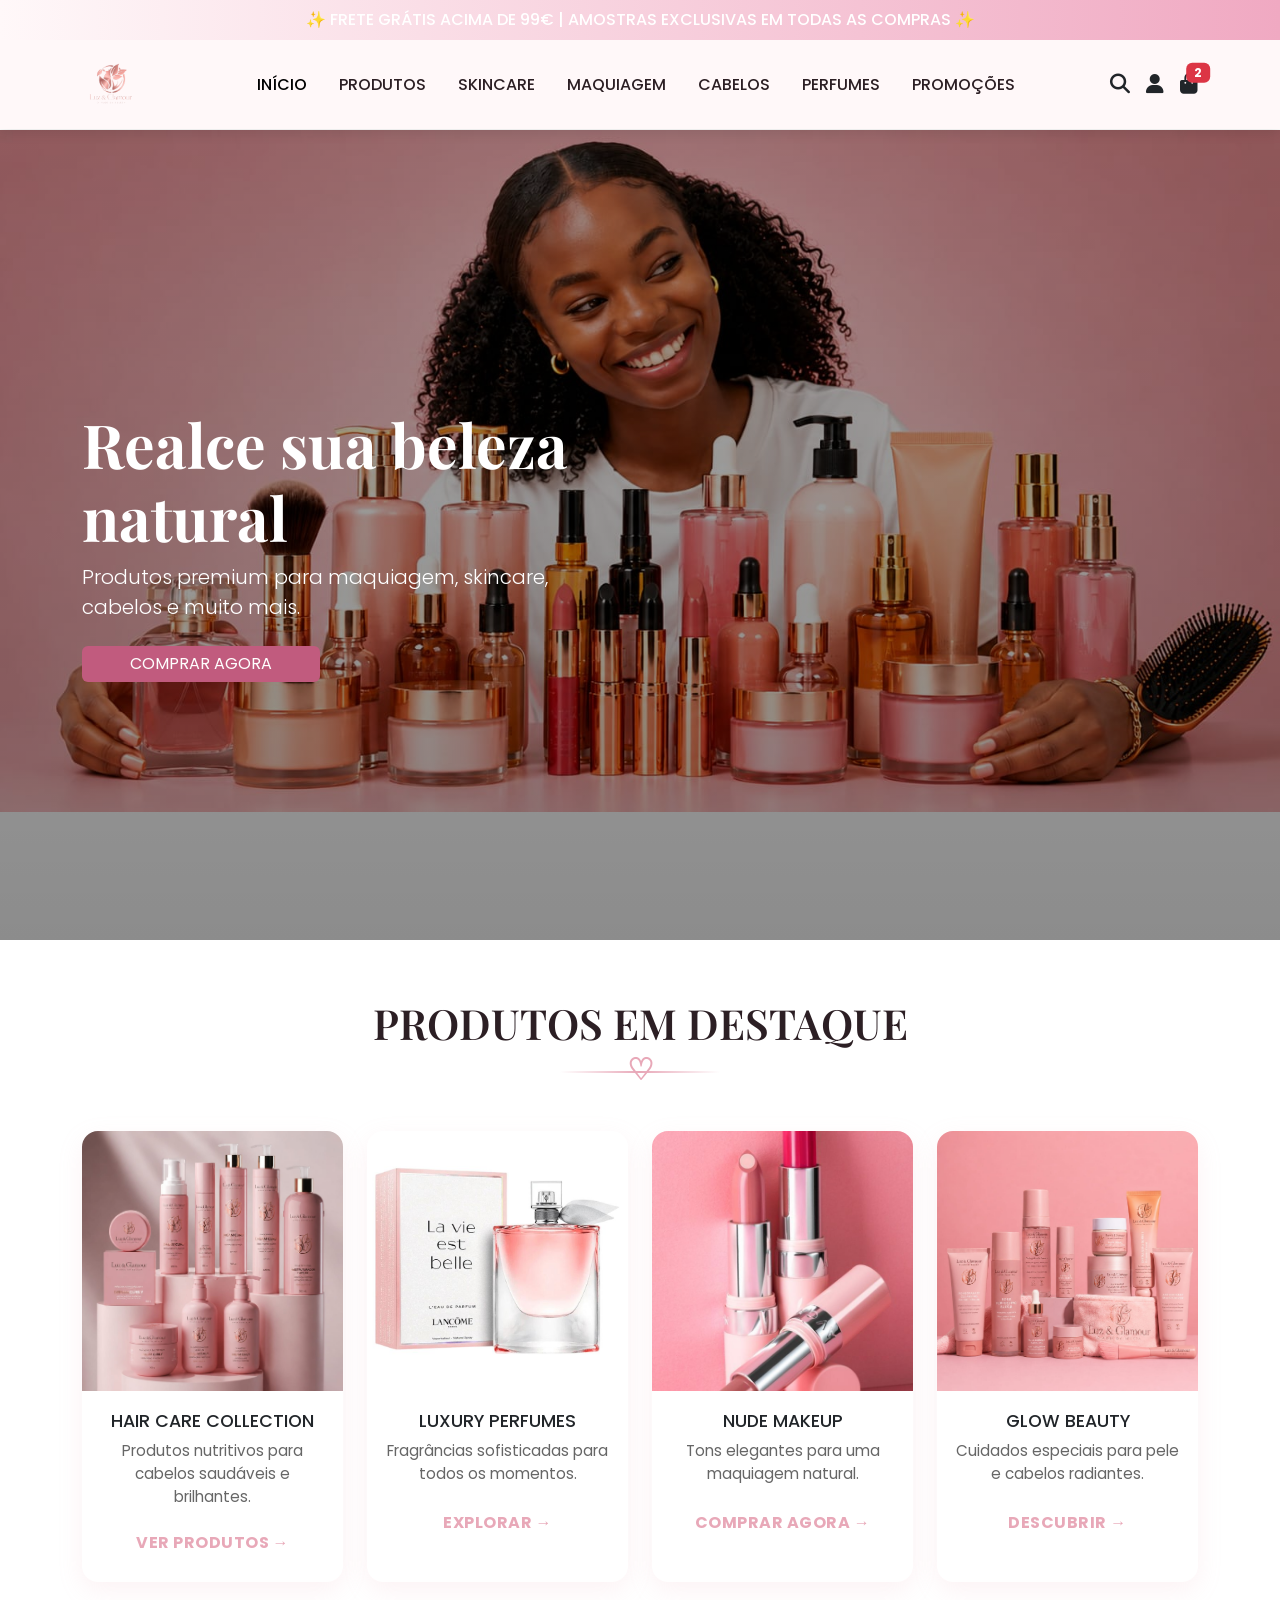
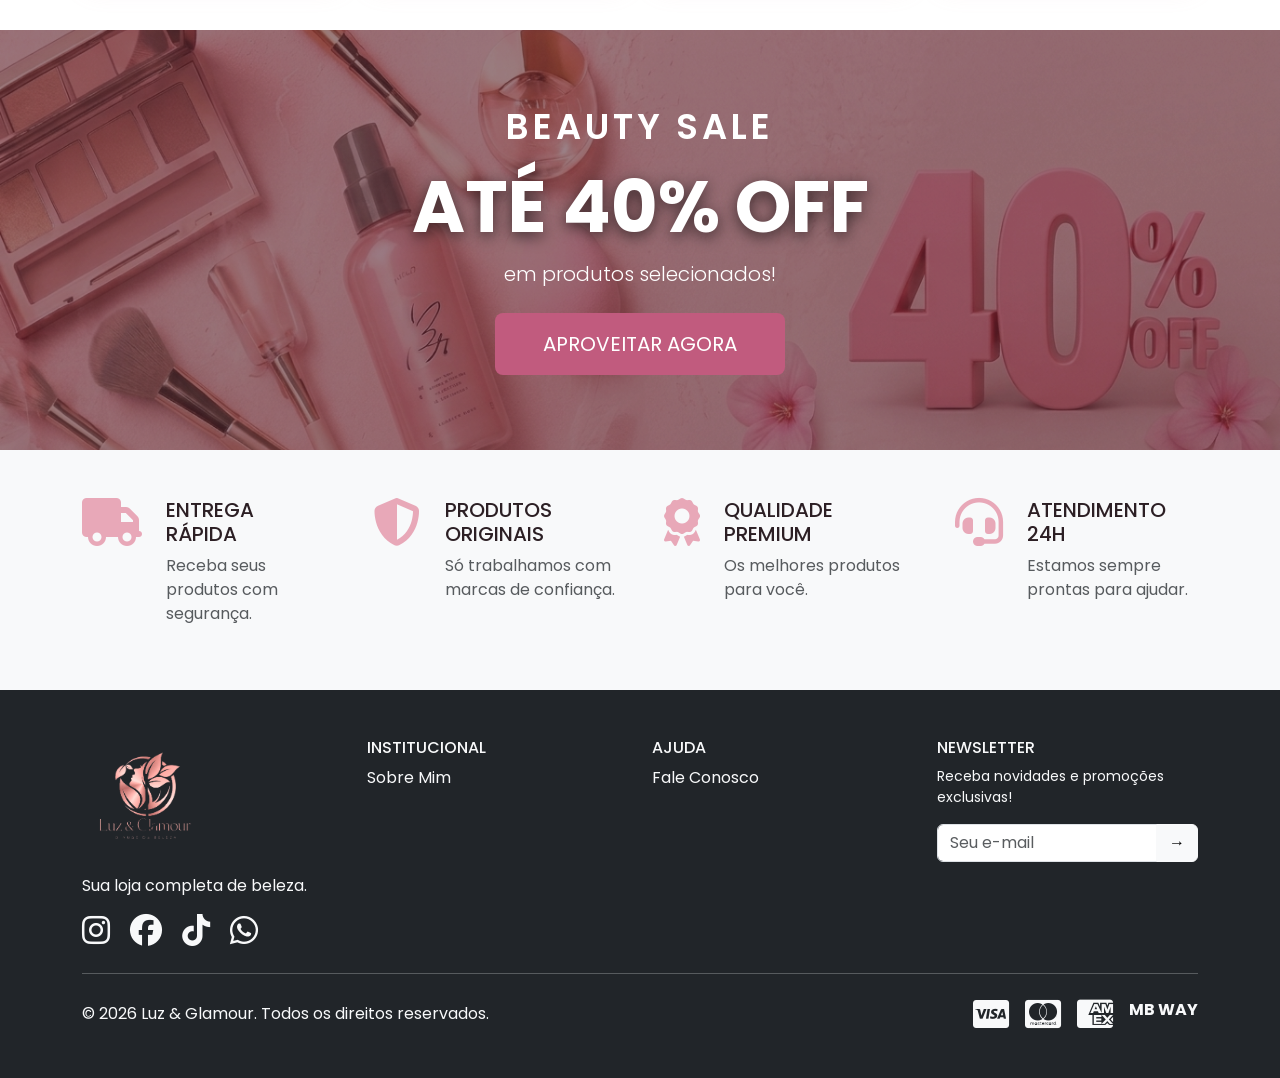
<file: index.html>
<!DOCTYPE html>
<html lang="pt">
<head>
    <meta charset="UTF-8">
    <meta name="viewport" content="width=device-width, initial-scale=1.0">
    <title>Luz & Glamour | Beleza Premium</title>
    
    <link href="https://cdn.jsdelivr.net/npm/bootstrap@5.3.3/dist/css/bootstrap.min.css" rel="stylesheet">
    <link rel="stylesheet" href="https://cdnjs.cloudflare.com/ajax/libs/font-awesome/6.6.0/css/all.min.css">
    <link href="https://fonts.googleapis.com/css2?family=Playfair+Display:wght@400;700&family=Poppins:wght@300;400;500;600&display=swap" rel="stylesheet">
    <link rel="shortcut icon" href="imagens/logo.png" type="image/x-icon">
    
    <link rel="stylesheet" href="estilos/style.css">
</head>
<body>

    <!-- TOP BAR -->
    <div class="top-bar text-center py-2">
        ✨ FRETE GRÁTIS ACIMA DE 99€ | AMOSTRAS EXCLUSIVAS EM TODAS AS COMPRAS ✨
    </div>

    <!-- NAVBAR -->
    <nav class="navbar navbar-expand-lg">
        <div class="container">
            <a class="navbar-brand d-flex align-items-center" href="index.html">
                <img src="imagens/logo.png" alt="Luz & Glamour" class="logo-img me-2">
            </a>

            <button class="navbar-toggler" type="button" data-bs-toggle="collapse" data-bs-target="#navbarNav">
                <span class="navbar-toggler-icon"></span>
            </button>

            <div class="collapse navbar-collapse" id="navbarNav">
                <ul class="navbar-nav mx-auto">
                    <li class="nav-item"><a class="nav-link active" href="index.html">INÍCIO</a></li>
                    <li class="nav-item"><a class="nav-link" href="produtos.html">PRODUTOS</a></li>
                    <li class="nav-item"><a class="nav-link" href="skincare.html">SKINCARE</a></li>
                    <li class="nav-item"><a class="nav-link" href="maquiagem.html">MAQUIAGEM</a></li>
                    <li class="nav-item"><a class="nav-link" href="cabelos.html">CABELOS</a></li>
                    <li class="nav-item"><a class="nav-link" href="perfumes.html">PERFUMES</a></li>
                    <li class="nav-item"><a class="nav-link" href="promocoes.html">PROMOÇÕES</a></li>
                </ul>

                <div class="d-flex align-items-center gap-3">
                    <a href="#" class="text-dark"><i class="fas fa-search fa-lg"></i></a>
                    <a href="#" class="text-dark"><i class="fas fa-user fa-lg"></i></a>
                    <a href="#" class="text-dark position-relative">
                        <i class="fas fa-shopping-bag fa-lg"></i>
                        <span class="badge bg-danger position-absolute top-0 start-100 translate-middle">2</span>
                    </a>
                </div>
            </div>
        </div>
    </nav>
    <!-- HERO BANNER -->
    <section class="hero">
        <div class="container">
            <div class="row align-items-center">
                <div class="col-lg-6">
                    <h1 class="display-3 fw-bold">Realce sua beleza natural</h1>
                    <p class="lead mb-4">Produtos premium para maquiagem, skincare, cabelos e muito mais.</p>
                    <a href="produtos.html" class="btn btn-primary       px-5">COMPRAR AGORA</a>
                </div>
            </div>
        </div>
    </section>

    <!-- PRODUTOS EM DESTAQUE -->
    <section class="py-5 bg-white">
        <div class="container">
            <div class="text-center mb-5">
                <h2 class="section-title">PRODUTOS EM DESTAQUE</h2>
            </div>
            <div class="row g-4">
                <div class="col-md-6 col-lg-3">
                    <div class="card product-card h-100 text-center">
                        <img src="imagens/hair.jpeg" class="card-img-top" alt="Hair Care">
                        <div class="card-body">
                            <h5>HAIR CARE COLLECTION</h5>
                            <p>Produtos nutritivos para cabelos saudáveis e brilhantes.</p>
                            <a href="produtos.html" class="btn btn-link text-pink">VER PRODUTOS →</a>
                        </div>
                    </div>
                </div>
                <div class="col-md-6 col-lg-3">
                    <div class="card product-card h-100 text-center">
                        <img src="imagens/luxury.jpeg" class="card-img-top" alt="Perfumes">
                        <div class="card-body">
                            <h5>LUXURY PERFUMES</h5>
                            <p>Fragrâncias sofisticadas para todos os momentos.</p>
                            <a href="produtos.html" class="btn btn-link text-pink">EXPLORAR →</a>
                        </div>
                    </div>
                </div>
                <div class="col-md-6 col-lg-3">
                    <div class="card product-card h-100 text-center">
                        <img src="imagens/nude.jpeg" class="card-img-top" alt="Maquiagem">
                        <div class="card-body">
                            <h5>NUDE MAKEUP</h5>
                            <p>Tons elegantes para uma maquiagem natural.</p>
                            <a href="produtos.html" class="btn btn-link text-pink">COMPRAR AGORA →</a>
                        </div>
                    </div>
                </div>
                <div class="col-md-6 col-lg-3">
                    <div class="card product-card h-100 text-center">
                        <img src="imagens/glow.jpeg" class="card-img-top" alt="Glow">
                        <div class="card-body">
                            <h5>GLOW BEAUTY</h5>
                            <p>Cuidados especiais para pele e cabelos radiantes.</p>
                            <a href="produtos.html" class="btn btn-link text-pink">DESCUBRIR →</a>
                        </div>
                    </div>
                </div>
            </div>
        </div>
    </section>

   <!-- SALE SECTION -->
    <section class="sale-section py-5 text-center">
        <div class="container">
            <h2 class="mb-3">BEAUTY SALE</h2>
            <h1 class="display-1 fw-bold text-white">ATÉ 40% OFF</h1>
            <p class="lead text-white mb-4">em produtos selecionados!</p>
            <a href="produtos.html" class="btn btn-primary btn-lg px-5 py-3">APROVEITAR AGORA</a>
        </div>
    </section>

    <!-- BENEFÍCIOS / PORQUE ESCOLHER-NOS -->
    <section class="py-5 bg-light">
        <div class="container">
            <div class="row g-5">
                
                <div class="col-md-6 col-lg-3">
                    <div class="d-flex align-items-start">
                        <div class="me-4">
                            <i class="fas fa-truck fa-3x text-pink"></i>
                        </div>
                        <div>
                            <h5 class="mb-2">ENTREGA RÁPIDA</h5>
                            <p class="text-muted">Receba seus produtos com segurança.</p>
                        </div>
                    </div>
                </div>

                <div class="col-md-6 col-lg-3">
                    <div class="d-flex align-items-start">
                        <div class="me-4">
                            <i class="fas fa-shield-alt fa-3x text-pink"></i>
                        </div>
                        <div>
                            <h5 class="mb-2">PRODUTOS ORIGINAIS</h5>
                            <p class="text-muted">Só trabalhamos com marcas de confiança.</p>
                        </div>
                    </div>
                </div>

                <div class="col-md-6 col-lg-3">
                    <div class="d-flex align-items-start">
                        <div class="me-4">
                            <i class="fas fa-award fa-3x text-pink"></i>
                        </div>
                        <div>
                            <h5 class="mb-2">QUALIDADE PREMIUM</h5>
                            <p class="text-muted">Os melhores produtos para você.</p>
                        </div>
                    </div>
                </div>

                <div class="col-md-6 col-lg-3">
                    <div class="d-flex align-items-start">
                        <div class="me-4">
                            <i class="fas fa-headset fa-3x text-pink"></i>
                        </div>
                        <div>
                            <h5 class="mb-2">ATENDIMENTO 24H</h5>
                            <p class="text-muted">Estamos sempre prontas para ajudar.</p>
                        </div>
                    </div>
                </div>

            </div>
        </div>
    </section>

    <!-- FOOTER -->
    <footer class="bg-dark text-light py-5">
        <div class="container">
            <div class="row">
                <div class="col-md-3">
                    <img src="imagens/logo.png" alt="Luz & Glamour" class="logo-footer mb-3">
                    <p>Sua loja completa de beleza.</p>
                    <div class="mt-3">
                        <a href="#" class="text-light me-3"><i class="fab fa-instagram fa-2x"></i></a>
                        <a href="#" class="text-light me-3"><i class="fab fa-facebook fa-2x"></i></a>
                        <a href="#" class="text-light me-3"><i class="fab fa-tiktok fa-2x"></i></a>
                        <a href="#" class="text-light"><i class="fab fa-whatsapp fa-2x"></i></a>
                    </div>
                </div>
                <div class="col-md-3">
                    <h6>INSTITUCIONAL</h6>
                    <ul class="list-unstyled">
                        <li><a href="sobre_mim.html" class="text-light">Sobre Mim</a></li>
                    </ul>
                </div>
                <div class="col-md-3">
                    <h6>AJUDA</h6>
                    <ul class="list-unstyled">
                        <li><a href="contactos.html" class="text-light">Fale Conosco</a></li>
                    </ul>
                </div>
                <div class="col-md-3">
                    <h6>NEWSLETTER</h6>
                    <p class="small">Receba novidades e promoções exclusivas!</p>
                    <div class="input-group">
                        <input type="email" class="form-control" placeholder="Seu e-mail">
                        <button class="btn btn-light">→</button>
                    </div>
                </div>
            </div>

            <hr class="my-4">
            <div class="d-flex flex-wrap justify-content-between align-items-center">
                <p class="mb-0">&copy; 2026 Luz & Glamour. Todos os direitos reservados.</p>
                <div class="d-flex gap-3">
                    <i class="fab fa-cc-visa fa-2x"></i>
                    <i class="fab fa-cc-mastercard fa-2x"></i>
                    <i class="fab fa-cc-amex fa-2x"></i>
                    <span class="fw-bold">MB WAY</span>
                </div>
            </div>
        </div>
    </footer>

    <script src="https://cdn.jsdelivr.net/npm/bootstrap@5.3.3/dist/js/bootstrap.bundle.min.js"></script>
</body>
</html>
</file>
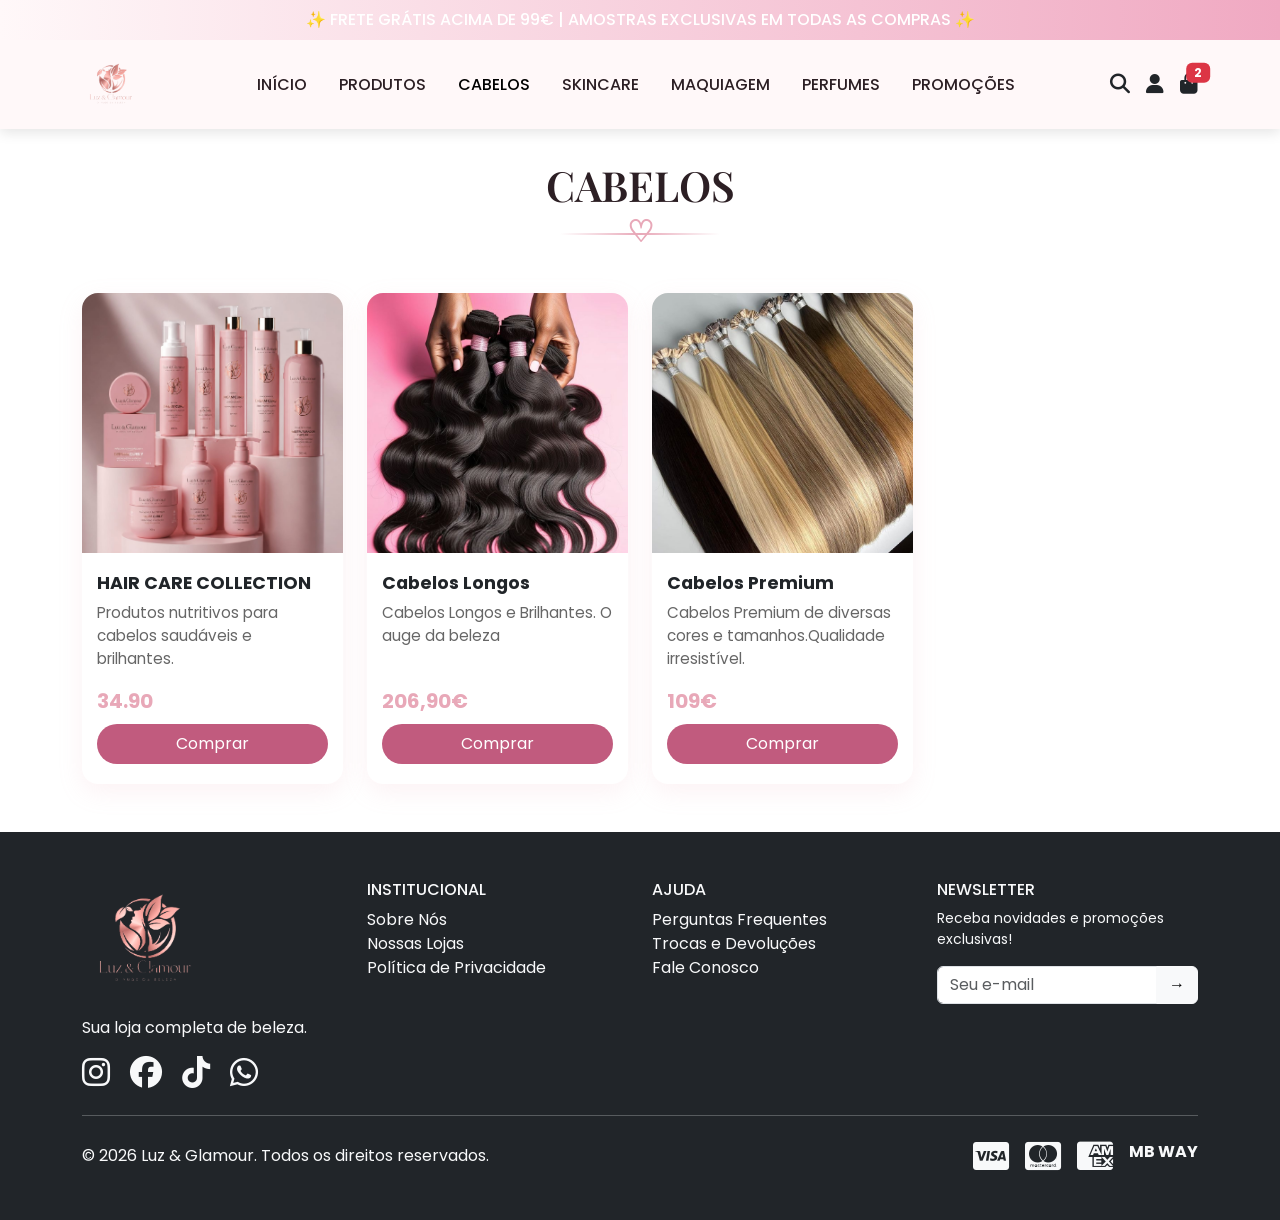
<file: cabelos.html>
<!DOCTYPE html>
<html lang="pt">
<head>
    <meta charset="UTF-8">
    <meta name="viewport" content="width=device-width, initial-scale=1.0">
    <title>Luz e Glamour | Salão de Beleza</title>
    
    <!-- Bootstrap 5 -->
    <link href="https://cdn.jsdelivr.net/npm/bootstrap@5.3.3/dist/css/bootstrap.min.css" rel="stylesheet">
    <!-- Font Awesome -->
    <link rel="stylesheet" href="https://cdnjs.cloudflare.com/ajax/libs/font-awesome/6.6.0/css/all.min.css">
    <!-- Google Fonts -->
    <link href="https://fonts.googleapis.com/css2?family=Playfair+Display:wght@400;700&family=Poppins:wght@300;400;500&display=swap" rel="stylesheet">
    <!-- Favincon -->
     <link rel="shortcut icon" href="imagens/logo_.png" type="image">
    
    <link rel="stylesheet" href="estilos/style.css">
</head>
<body>

    <!-- TOP BAR -->
    <div class="top-bar text-center py-2">
        ✨ FRETE GRÁTIS ACIMA DE 99€ | AMOSTRAS EXCLUSIVAS EM TODAS AS COMPRAS ✨
    </div>

    <!-- NAVBAR -->
    <nav class="navbar navbar-expand-lg">
        <div class="container">
            <a class="navbar-brand d-flex align-items-center" href="index.html">
                <img src="imagens/logo.png" alt="Luz & Glamour" class="logo-img me-2">
            </a>

            <button class="navbar-toggler" type="button" data-bs-toggle="collapse" data-bs-target="#navbarNav">
                <span class="navbar-toggler-icon"></span>
            </button>

            <div class="collapse navbar-collapse" id="navbarNav">
                <ul class="navbar-nav mx-auto">
                    <li class="nav-item"><a class="nav-link" href="index.html">INÍCIO</a></li>
                    <li class="nav-item"><a class="nav-link" href="produtos.html">PRODUTOS</a></li>
                    <li class="nav-item"><a class="nav-link active" href="cabelos.html">CABELOS</a></li>
                    <li class="nav-item"><a class="nav-link" href="skincare.html">SKINCARE</a></li>
                    <li class="nav-item"><a class="nav-link" href="maquiagem.html">MAQUIAGEM</a></li>
                    <li class="nav-item"><a class="nav-link" href="perfumes.html">PERFUMES</a></li>
                    <li class="nav-item"><a class="nav-link" href="promocoes.html">PROMOÇÕES</a></li>
                </ul>

                <div class="d-flex align-items-center gap-3">
                    <a href="#" class="text-dark"><i class="fas fa-search fa-lg"></i></a>
                    <a href="#" class="text-dark"><i class="fas fa-user fa-lg"></i></a>
                    <a href="#" class="text-dark position-relative">
                        <i class="fas fa-shopping-bag fa-lg"></i>
                        <span class="badge bg-danger position-absolute top-0 start-100 translate-middle">2</span>
                    </a>
                </div>
            </div>
        </div>
    </nav>
    <section style="padding-top: 150px; padding-bottom: 3rem;">
        <div class="container">
            <div class="text-center mb-5">
                <h2 class="section-title">CABELOS</h2>
            </div>
            
            <div class="row g-4" id="servicos-grid">
            </div>
        </div>
    </section>

    <!-- FOOTER -->
    <footer class="bg-dark text-light py-5">
        <div class="container">
            <div class="row">
                <div class="col-md-3">
                    <img src="imagens/logo.png" alt="Luz & Glamour" class="logo-footer mb-3">
                    <p>Sua loja completa de beleza.</p>
                    <div class="mt-3">
                        <a href="#" class="text-light me-3"><i class="fab fa-instagram fa-2x"></i></a>
                        <a href="#" class="text-light me-3"><i class="fab fa-facebook fa-2x"></i></a>
                        <a href="#" class="text-light me-3"><i class="fab fa-tiktok fa-2x"></i></a>
                        <a href="#" class="text-light"><i class="fab fa-whatsapp fa-2x"></i></a>
                    </div>
                </div>
                <div class="col-md-3">
                    <h6>INSTITUCIONAL</h6>
                    <ul class="list-unstyled">
                        <li><a href="#" class="text-light">Sobre Nós</a></li>
                        <li><a href="#" class="text-light">Nossas Lojas</a></li>
                        <li><a href="#" class="text-light">Política de Privacidade</a></li>
                    </ul>
                </div>
                <div class="col-md-3">
                    <h6>AJUDA</h6>
                    <ul class="list-unstyled">
                        <li><a href="#" class="text-light">Perguntas Frequentes</a></li>
                        <li><a href="#" class="text-light">Trocas e Devoluções</a></li>
                        <li><a href="contactos.html" class="text-light">Fale Conosco</a></li>
                    </ul>
                </div>
                <div class="col-md-3">
                    <h6>NEWSLETTER</h6>
                    <p class="small">Receba novidades e promoções exclusivas!</p>
                    <div class="input-group">
                        <input type="email" class="form-control" placeholder="Seu e-mail">
                        <button class="btn btn-light">→</button>
                    </div>
                </div>
            </div>

            <hr class="my-4">
            <div class="d-flex flex-wrap justify-content-between align-items-center">
                <p class="mb-0">&copy; 2026 Luz & Glamour. Todos os direitos reservados.</p>
                <div class="d-flex gap-3">
                    <i class="fab fa-cc-visa fa-2x"></i>
                    <i class="fab fa-cc-mastercard fa-2x"></i>
                    <i class="fab fa-cc-amex fa-2x"></i>
                    <span class="fw-bold">MB WAY</span>
                </div>
            </div>
        </div>
    </footer>

    <script src="https://cdn.jsdelivr.net/npm/bootstrap@5.3.3/dist/js/bootstrap.bundle.min.js"></script>
    <script>
        const servicos = [
        {id:9, nome:"HAIR CARE COLLECTION", preco:"34.90", img:"imagens/hair.jpeg", categoria:"Cabelos", desc:"Produtos nutritivos para cabelos saudáveis e brilhantes."},
        {id:13, nome:"Cabelos Longos ", preco:"206,90€", img:"imagens/cabelos/cabelos_2.jpeg", categoria:"Cabelos", desc:"Cabelos Longos e Brilhantes. O auge da beleza"},
            {id:14, nome:"Cabelos Premium ", preco:"109€", img:"imagens/cabelos/cabelos_1.jpeg", categoria:"Cabelos", desc:"Cabelos Premium de diversas cores e tamanhos.Qualidade irresistível."},
    ];

    const grid = document.getElementById('servicos-grid');

    servicos.forEach(s => {
        grid.innerHTML += `
            <div class="col-md-6 col-lg-3"> <div class="card product-card">
                    <img src="${s.img}" class="card-img-top" alt="${s.nome}">
                    <div class="card-body d-flex flex-column justify-content-between">
                        <div>
                            <h5 class="card-title fw-bold">${s.nome}</h5>
                            <p class="card-text">${s.desc}</p>
                        </div>
                        <div class="mt-3">
                            <span class="d-block mb-2 fw-bold text-pink fs-5">${s.preco}</span>
                            <a href="detalhes.html?id=${s.id}" class="btn btn-primary w-100 py-2 rounded-pill small">Comprar</a>
                        </div>
                    </div>
                </div>
            </div>`;
    });
    </script>
</body>
</html>
</file>
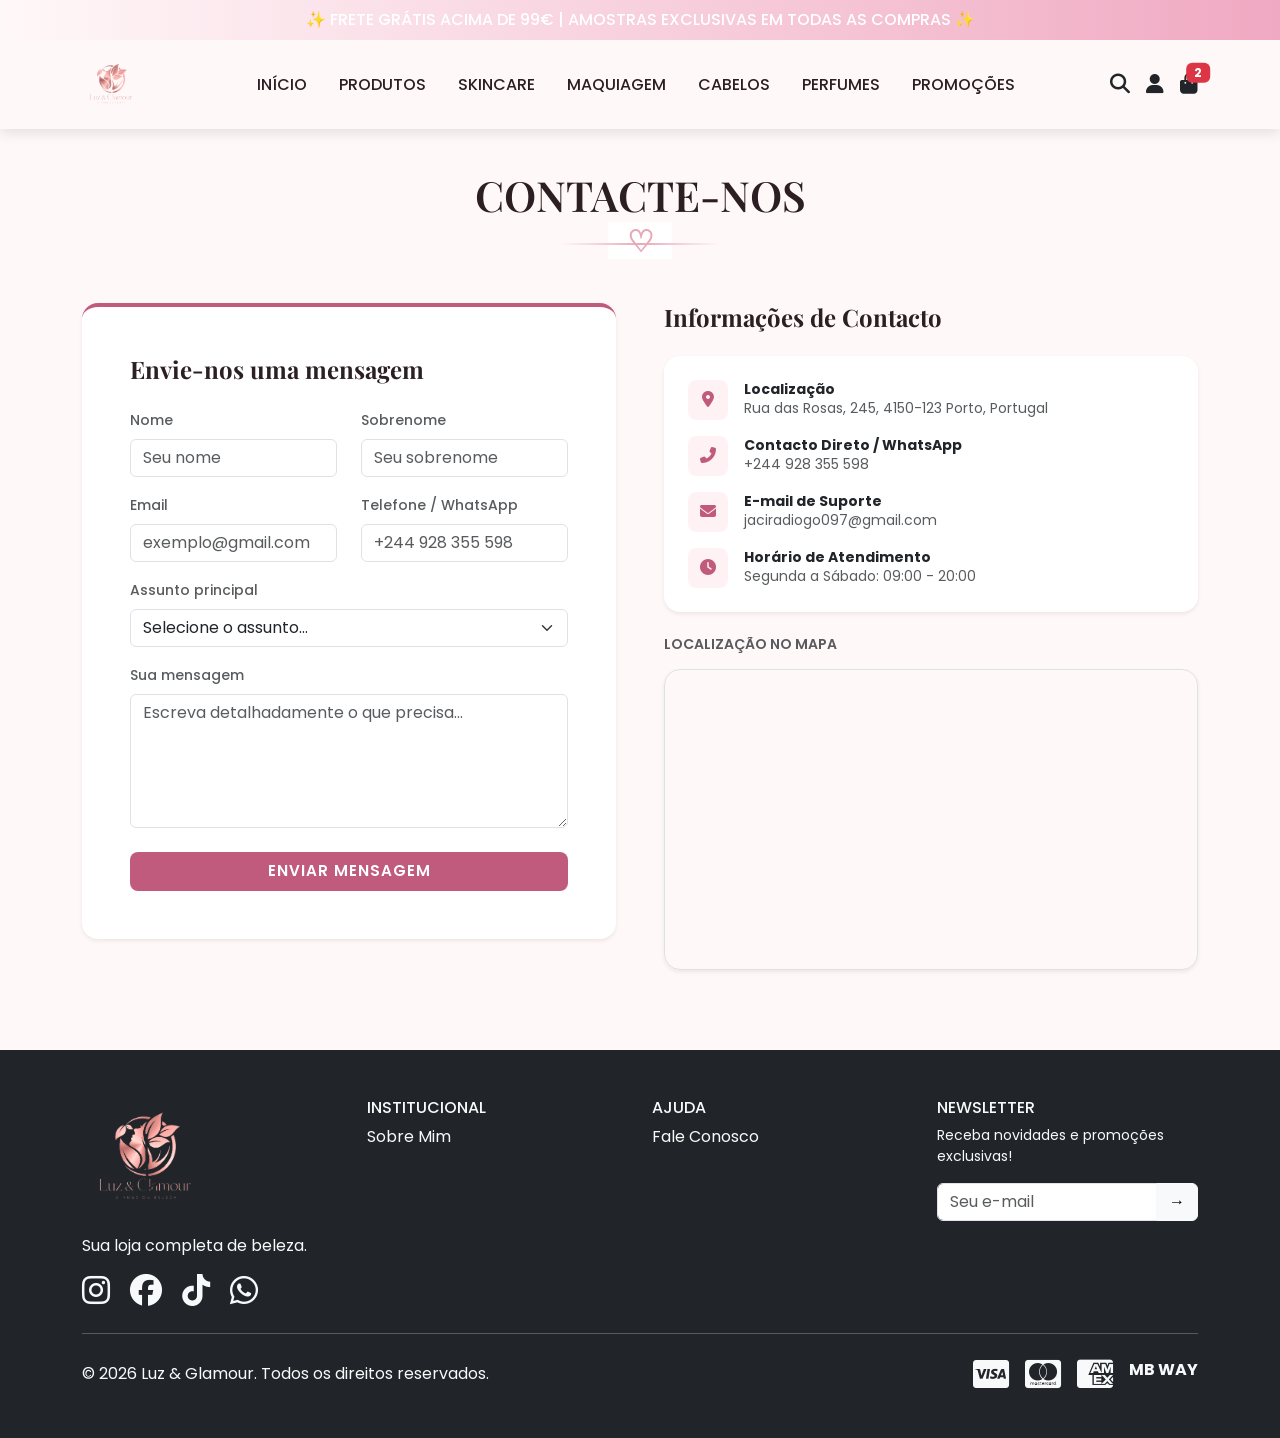
<file: contactos.html>
<!DOCTYPE html>
<html lang="pt">
<head>
    <meta charset="UTF-8">
    <meta name="viewport" content="width=device-width, initial-scale=1.0">
    <title>Luz & Glamour | Contactos</title>
    
    <link href="https://cdn.jsdelivr.net/npm/bootstrap@5.3.3/dist/css/bootstrap.min.css" rel="stylesheet">
    <link rel="stylesheet" href="https://cdnjs.cloudflare.com/ajax/libs/font-awesome/6.6.0/css/all.min.css">
    <link href="https://fonts.googleapis.com/css2?family=Playfair+Display:wght@400;700&family=Poppins:wght@300;400;500&display=swap" rel="stylesheet">
    <link rel="shortcut icon" href="imagens/logo.png" type="image/x-icon">
    
    <link rel="stylesheet" href="estilos/style.css">
</head>
<body>

    <div class="top-bar text-center py-2">
        ✨ FRETE GRÁTIS ACIMA DE 99€ | AMOSTRAS EXCLUSIVAS EM TODAS AS COMPRAS ✨
    </div>

    <nav class="navbar navbar-expand-lg">
        <div class="container">
            <a class="navbar-brand d-flex align-items-center" href="index.html">
                <img src="imagens/logo.png" alt="Luz & Glamour" class="logo-img me-2">
            </a>

            <button class="navbar-toggler" type="button" data-bs-toggle="collapse" data-bs-target="#navbarNav">
                <span class="navbar-toggler-icon"></span>
            </button>

            <div class="collapse navbar-collapse" id="navbarNav">
                <ul class="navbar-nav mx-auto">
                    <li class="nav-item"><a class="nav-link" href="index.html">INÍCIO</a></li>
                    <li class="nav-item"><a class="nav-link" href="produtos.html">PRODUTOS</a></li>
                    <li class="nav-item"><a class="nav-link" href="skincare.html">SKINCARE</a></li>
                    <li class="nav-item"><a class="nav-link" href="#">MAQUIAGEM</a></li>
                    <li class="nav-item"><a class="nav-link" href="#">CABELOS</a></li>
                    <li class="nav-item"><a class="nav-link" href="perfumes.html">PERFUMES</a></li>
                    <li class="nav-item"><a class="nav-link" href="#">PROMOÇÕES</a></li>
                </ul>

                <div class="d-flex align-items-center gap-3">
                    <a href="#" class="text-dark"><i class="fas fa-search fa-lg"></i></a>
                    <a href="#" class="text-dark"><i class="fas fa-user fa-lg"></i></a>
                    <a href="#" class="text-dark position-relative">
                        <i class="fas fa-shopping-bag fa-lg"></i>
                        <span class="badge bg-danger position-absolute top-0 start-100 translate-middle">2</span>
                    </a>
                </div>
            </div>
        </div>
    </nav>

    <section style="padding-top: 160px; padding-bottom: 80px; background-color: var(--light);">
        <div class="container">
            
            <div class="text-center mb-5">
                <h2 class="section-title">CONTACTE-NOS</h2>
            </div>
            
            <div class="row g-5">
                
                <div class="col-lg-6">
                    <div class="bg-white p-4 p-md-5 rounded-4 shadow-sm border-top border-4" style="border-top-color: var(--deep-pink) !important;">
                        <h4 class="mb-4 fw-bold" style="font-family: 'Playfair Display', serif; color: var(--dark);">Envie-nos uma mensagem</h4>
                        
                        <form id="contactForm">
                            <div class="row">
                                <div class="col-md-6 mb-3">
                                    <label class="form-label small text-muted fw-medium">Nome</label>
                                    <input type="text" class="form-control custom-input" placeholder="Seu nome" required>
                                </div>
                                <div class="col-md-6 mb-3">
                                    <label class="form-label small text-muted fw-medium">Sobrenome</label>
                                    <input type="text" class="form-control custom-input" placeholder="Seu sobrenome" required>
                                </div>
                            </div>
                            
                            <div class="row">
                                <div class="col-md-6 mb-3">
                                    <label class="form-label small text-muted fw-medium">Email</label>
                                    <input type="email" class="form-control custom-input" placeholder="exemplo@gmail.com" required>
                                </div>
                                <div class="col-md-6 mb-3">
                                    <label class="form-label small text-muted fw-medium">Telefone / WhatsApp</label>
                                    <input type="tel" class="form-control custom-input" placeholder="+244 928 355 598" required>
                                </div>
                            </div>
                            
                            <div class="mb-3">
                                <label class="form-label small text-muted fw-medium">Assunto principal</label>
                                <select class="form-select custom-input" required>
                                    <option value="">Selecione o assunto...</option>
                                    <option value="agendamento">Agendamento de Serviços</option>
                                    <option value="informacoes">Informações de Produtos</option>
                                    <option value="reclamacao">Reclamação / Sugestão</option>
                                    <option value="outro">Outro assunto</option>
                                </select>
                            </div>
                            
                            <div class="mb-4">
                                <label class="form-label small text-muted fw-medium">Sua mensagem</label>
                                <textarea class="form-control custom-input" rows="5" placeholder="Escreva detalhadamente o que precisa..." required></textarea>
                            </div>
                            
                            <button type="submit" class="btn btn-primary btn-lg w-100 text-uppercase fw-semibold" style="font-size: 0.95rem; letter-spacing: 1px;">Enviar Mensagem</button>
                        </form>
                    </div>
                </div>
                
                <div class="col-lg-6 d-flex flex-column justify-content-between">
                    <div>
                        <h4 class="mb-4 fw-bold" style="font-family: 'Playfair Display', serif; color: var(--dark);">Informações de Contacto</h4>
                        
                        <div class="bg-white p-4 rounded-4 shadow-sm mb-4">
                            <div class="d-flex align-items-center mb-3">
                                <div class="p-2 rounded-3 text-center me-3" style="background-color: #FFF2F5; color: var(--deep-pink); width: 40px;">
                                    <i class="fas fa-map-marker-alt"></i>
                                </div>
                                <div>
                                    <h6 class="mb-0 fw-bold small text-dark">Localização</h6>
                                    <p class="mb-0 text-muted small">Rua das Rosas, 245, 4150-123 Porto, Portugal</p>
                                </div>
                            </div>

                            <div class="d-flex align-items-center mb-3">
                                <div class="p-2 rounded-3 text-center me-3" style="background-color: #FFF2F5; color: var(--deep-pink); width: 40px;">
                                    <i class="fas fa-phone-alt"></i>
                                </div>
                                <div>
                                    <h6 class="mb-0 fw-bold small text-dark">Contacto Direto / WhatsApp</h6>
                                    <p class="mb-0 text-muted small">+244 928 355 598</p>
                                </div>
                            </div>

                            <div class="d-flex align-items-center mb-3">
                                <div class="p-2 rounded-3 text-center me-3" style="background-color: #FFF2F5; color: var(--deep-pink); width: 40px;">
                                    <i class="fas fa-envelope"></i>
                                </div>
                                <div>
                                    <h6 class="mb-0 fw-bold small text-dark">E-mail de Suporte</h6>
                                    <p class="mb-0 text-muted small">jaciradiogo097@gmail.com</p>
                                </div>
                            </div>

                            <div class="d-flex align-items-center">
                                <div class="p-2 rounded-3 text-center me-3" style="background-color: #FFF2F5; color: var(--deep-pink); width: 40px;">
                                    <i class="fas fa-clock"></i>
                                </div>
                                <div>
                                    <h6 class="mb-0 fw-bold small text-dark">Horário de Atendimento</h6>
                                    <p class="mb-0 text-muted small">Segunda a Sábado: 09:00 - 20:00</p>
                                </div>
                            </div>
                        </div>

                        <h5 class="mb-3 fw-semibold small text-muted text-uppercase">Localização no Mapa</h5>
                        <div class="ratio ratio-16x9 rounded-4 overflow-hidden shadow-sm border">
                            <iframe src="https://www.google.com/maps/embed?pb=!1m18!1m12!1m3!1d3004.5678!2d-8.62345!3d41.15789!2m3!1f0!2f0!3f0!3m2!1i1024!2i768!4f13.1!3m3!1m2!1s0x0%3A0x0!2zNDHCsDA5JzI4LjQiTiA4wrAzNycyNC40Ilc!5e0!3m2!1spt!2spt!4v1716750000000!5m2!1spt!2spt" style="border:0;" allowfullscreen="" loading="lazy" referrerpolicy="no-referrer-when-downgrade"></iframe>
                        </div>
                    </div>
                
                </div>

            </div>
        </div>
    </section>

    <!-- FOOTER -->
    <footer class="bg-dark text-light py-5">
        <div class="container">
            <div class="row">
                <div class="col-md-3">
                    <img src="imagens/logo.png" alt="Luz & Glamour" class="logo-footer mb-3">
                    <p>Sua loja completa de beleza.</p>
                    <div class="mt-3">
                        <a href="#" class="text-light me-3"><i class="fab fa-instagram fa-2x"></i></a>
                        <a href="#" class="text-light me-3"><i class="fab fa-facebook fa-2x"></i></a>
                        <a href="#" class="text-light me-3"><i class="fab fa-tiktok fa-2x"></i></a>
                        <a href="#" class="text-light"><i class="fab fa-whatsapp fa-2x"></i></a>
                    </div>
                </div>
                <div class="col-md-3">
                    <h6>INSTITUCIONAL</h6>
                    <ul class="list-unstyled">
                        <li><a href="sobre_mim.html" class="text-light">Sobre Mim</a></li>
                    </ul>
                </div>
                <div class="col-md-3">
                    <h6>AJUDA</h6>
                    <ul class="list-unstyled">
                        <li><a href="contactos.html" class="text-light">Fale Conosco</a></li>
                    </ul>
                </div>
                <div class="col-md-3">
                    <h6>NEWSLETTER</h6>
                    <p class="small">Receba novidades e promoções exclusivas!</p>
                    <div class="input-group">
                        <input type="email" class="form-control" placeholder="Seu e-mail">
                        <button class="btn btn-light">→</button>
                    </div>
                </div>
            </div>

            <hr class="my-4">
            <div class="d-flex flex-wrap justify-content-between align-items-center">
                <p class="mb-0">&copy; 2026 Luz & Glamour. Todos os direitos reservados.</p>
                <div class="d-flex gap-3">
                    <i class="fab fa-cc-visa fa-2x"></i>
                    <i class="fab fa-cc-mastercard fa-2x"></i>
                    <i class="fab fa-cc-amex fa-2x"></i>
                    <span class="fw-bold">MB WAY</span>
                </div>
            </div>
        </div>
    </footer>

    <script src="https://cdn.jsdelivr.net/npm/bootstrap@5.3.3/dist/js/bootstrap.bundle.min.js"></script>
    
    <script>
        document.getElementById('contactForm').addEventListener('submit', function(e) {
            e.preventDefault();
            alert("✅ Mensagem enviada com sucesso! A Jacira entrará em contacto em breve.");
            this.reset();
        });
    </script>
</body>
</html>
</file>
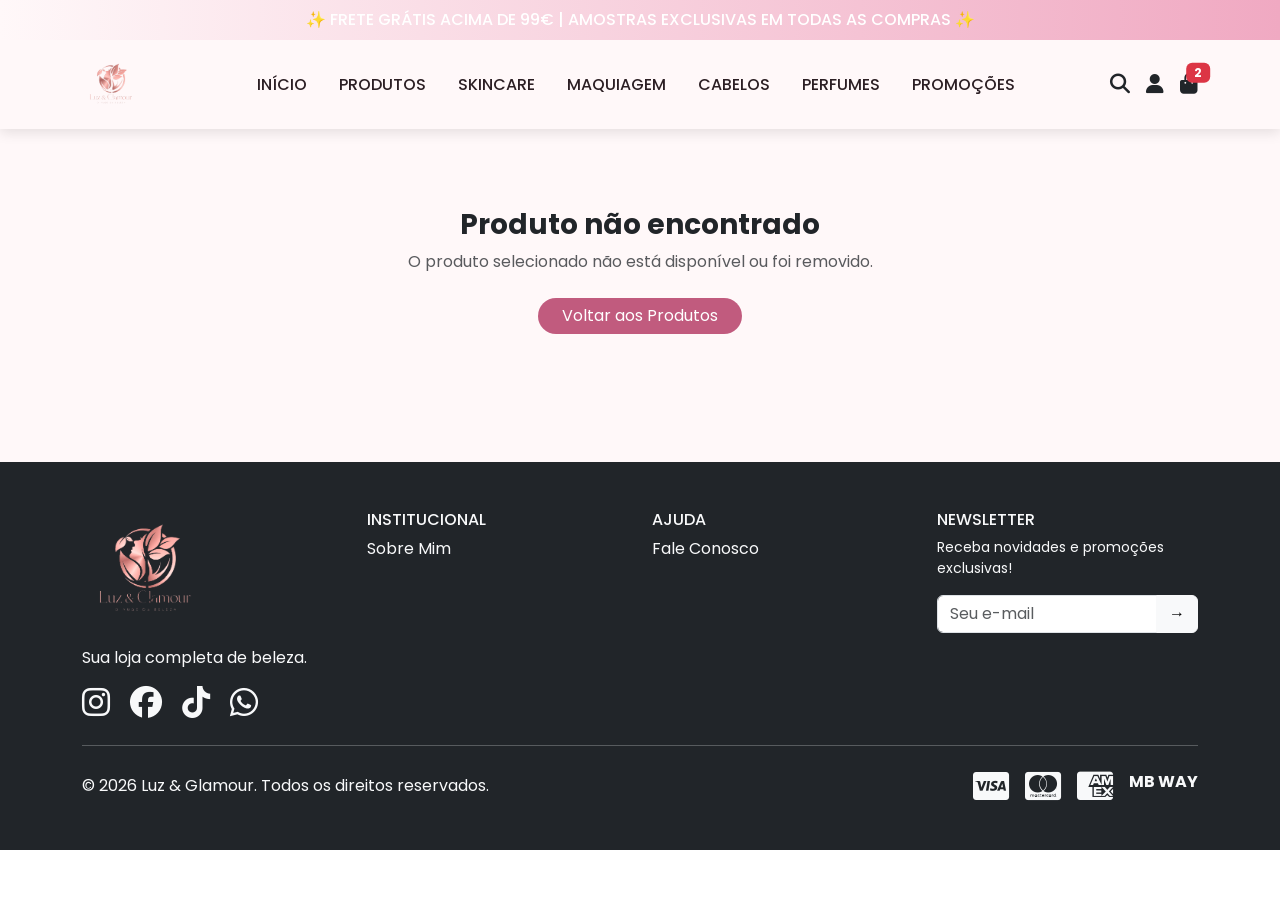
<file: detalhes.html>
<!DOCTYPE html>
<html lang="pt">
<head>
    <meta charset="UTF-8">
    <meta name="viewport" content="width=device-width, initial-scale=1.0">
    <title>Detalhes do Produto | Luz & Glamour</title>
    
    <link href="https://cdn.jsdelivr.net/npm/bootstrap@5.3.3/dist/css/bootstrap.min.css" rel="stylesheet">
    <link rel="stylesheet" href="https://cdnjs.cloudflare.com/ajax/libs/font-awesome/6.6.0/css/all.min.css">
    <link href="https://fonts.googleapis.com/css2?family=Playfair+Display:wght@400;700&family=Poppins:wght@300;400;500&display=swap" rel="stylesheet">
    <link rel="shortcut icon" href="imagens/logo.png" type="image/x-icon">
    
    <link rel="stylesheet" href="estilos/style.css">
</head>
<body>

    <div class="top-bar text-center py-2">
        ✨ FRETE GRÁTIS ACIMA DE 99€ | AMOSTRAS EXCLUSIVAS EM TODAS AS COMPRAS ✨
    </div>

    <nav class="navbar navbar-expand-lg">
        <div class="container">
            <a class="navbar-brand d-flex align-items-center" href="index.html">
                <img src="imagens/logo.png" alt="Luz & Glamour" class="logo-img me-2">
            </a>

            <button class="navbar-toggler" type="button" data-bs-toggle="collapse" data-bs-target="#navbarNav">
                <span class="navbar-toggler-icon"></span>
            </button>

            <div class="collapse navbar-collapse" id="navbarNav">
                <ul class="navbar-nav mx-auto">
                    <li class="nav-item"><a class="nav-link" href="index.html">INÍCIO</a></li>
                    <li class="nav-item"><a class="nav-link" href="produtos.html">PRODUTOS</a></li>
                    <li class="nav-item"><a class="nav-link" href="skincare.html">SKINCARE</a></li>
                    <li class="nav-item"><a class="nav-link" href="#">MAQUIAGEM</a></li>
                    <li class="nav-item"><a class="nav-link" href="#">CABELOS</a></li>
                    <li class="nav-item"><a class="nav-link" href="perfumes.html">PERFUMES</a></li>
                    <li class="nav-item"><a class="nav-link" href="#">PROMOÇÕES</a></li>
                </ul>

                <div class="d-flex align-items-center gap-3">
                    <a href="#" class="text-dark"><i class="fas fa-search fa-lg"></i></a>
                    <a href="#" class="text-dark"><i class="fas fa-user fa-lg"></i></a>
                    <a href="#" class="text-dark position-relative">
                        <i class="fas fa-shopping-bag fa-lg"></i>
                        <span class="badge bg-danger position-absolute top-0 start-100 translate-middle">2</span>
                    </a>
                </div>
            </div>
        </div>
    </nav>

    <main style="padding-top: 160px; padding-bottom: 80px; background-color: var(--light);">
        <div class="container">
            <div id="detalhe-content" class="row g-5">
                </div>
        </div>
    </main>

    <!-- FOOTER -->
    <footer class="bg-dark text-light py-5">
        <div class="container">
            <div class="row">
                <div class="col-md-3">
                    <img src="imagens/logo.png" alt="Luz & Glamour" class="logo-footer mb-3">
                    <p>Sua loja completa de beleza.</p>
                    <div class="mt-3">
                        <a href="#" class="text-light me-3"><i class="fab fa-instagram fa-2x"></i></a>
                        <a href="#" class="text-light me-3"><i class="fab fa-facebook fa-2x"></i></a>
                        <a href="#" class="text-light me-3"><i class="fab fa-tiktok fa-2x"></i></a>
                        <a href="#" class="text-light"><i class="fab fa-whatsapp fa-2x"></i></a>
                    </div>
                </div>
                <div class="col-md-3">
                    <h6>INSTITUCIONAL</h6>
                    <ul class="list-unstyled">
                        <li><a href="sobre_mim.html" class="text-light">Sobre Mim</a></li>
                    </ul>
                </div>
                <div class="col-md-3">
                    <h6>AJUDA</h6>
                    <ul class="list-unstyled">
                        <li><a href="contactos.html" class="text-light">Fale Conosco</a></li>
                    </ul>
                </div>
                <div class="col-md-3">
                    <h6>NEWSLETTER</h6>
                    <p class="small">Receba novidades e promoções exclusivas!</p>
                    <div class="input-group">
                        <input type="email" class="form-control" placeholder="Seu e-mail">
                        <button class="btn btn-light">→</button>
                    </div>
                </div>
            </div>

            <hr class="my-4">
            <div class="d-flex flex-wrap justify-content-between align-items-center">
                <p class="mb-0">&copy; 2026 Luz & Glamour. Todos os direitos reservados.</p>
                <div class="d-flex gap-3">
                    <i class="fab fa-cc-visa fa-2x"></i>
                    <i class="fab fa-cc-mastercard fa-2x"></i>
                    <i class="fab fa-cc-amex fa-2x"></i>
                    <span class="fw-bold">MB WAY</span>
                </div>
            </div>
        </div>
    </footer>

    <script src="https://cdn.jsdelivr.net/npm/bootstrap@5.3.3/dist/js/bootstrap.bundle.min.js"></script>
    
    <script>
    // Array Sincronizado de Itens Reais
    const produtos = [
            {id:1, nome:"Caudalie Creme", preco:"49.90", img:"imagens/skincare/claudaile.jpeg", categoria:"Skincare", desc:"Caudalie Creme de noite reafirmante com resveratrol. Reduz rugas e melhora a elasticidade da pele."},
            {id:2, nome:"Máscara de Carvão", preco:"14.90", img:"imagens/skincare/mascara_carvao.jpeg", categoria:"Skincare", desc:"Limpeza profunda e purificação de poros com ativos minerais e finalização refrescante."},
            {id:3, nome:"Máscara de Olhos em Gel", preco:"19.90", img:"imagens/skincare/mascara_de_olhos.jpeg", categoria:"Skincare", desc:"Alívio imediato para olheiras e linhas de fadiga. Hidratação e frescura para a área dos olhos."},
            {id:4, nome:"Protetor Solar Oil-Control", preco:"10.35", img:"imagens/skincare/protetor_solar.jpeg", categoria:"Skincare", desc:"Protetor solar oil-control com proteção UVB+UVA e antioxidante. Toque seco impecável, ideal para peles oleosas."},
            {id:5, nome:"Éclaire Lattafa", preco:"39.90", img:"imagens/perfumes/eclaire.jpeg", categoria:"Perfumes", desc:"Perfume oriental doce e envolvente. Notas marcantes de baunilha, âmbar e almíscar. Longa duração."},
            {id:6, nome:"Very Good Girl", preco:"89.90", img:"imagens/perfumes/very.jpeg", categoria:"Perfumes", desc:"Very Good Girl Carolina Herrera Eau de Parfum Elixir. Notas ousadas de cereja, rosa e baunilha com o icónico frasco de salto."},
            {id:7, nome:"La Vie Est Belle", preco:"79.90", img:"imagens/perfumes/la_vie.jpeg", categoria:"Perfumes", desc:"La Vie Est Belle Lancôme. Ícone absoluto da feminilidade sofisticada. Notas harmónicas de íris, jasmim e baunilha."},
            {id:8, nome:"Boombá Eau de Parfum", preco:"34.90", img:"imagens/perfumes/boomba.jpeg", categoria:"Perfumes", desc:"Boombá – Eau de Parfum moderno, vibrante e recarregável. A escolha magnética perfeita para o dia a dia."},
            {id:9, nome:"HAIR CARE COLLECTION", preco:"34.90", img:"imagens/hair.jpeg", categoria:"Cabelos", desc:"Produtos nutritivos para cabelos saudáveis e brilhantes."},
            {id:10, nome:"LUXURY PERFUMES", preco:"34.90", img:"imagens/luxury.jpeg", categoria:"Cabelos", desc:"Fragrâncias sofisticadas para todos os momentos."},
            {id:11, nome:"NUDE MAKEUP", preco:"34.90", img:"imagens/nude.jpeg", categoria:"Maquiagem", desc:"Tons elegantes para uma maquiagem natural."},
            {id:12, nome:"GLOW BEAUTY", preco:"34.90", img:"imagens/glow.jpeg", categoria:"Skincare", desc:"Cuidados especiais para pele e cabelos radiantes."},
            {id:13, nome:"Cabelos Longos ", preco:"206,90€", img:"imagens/cabelos/cabelos_2.jpeg", categoria:"Cabelos", desc:"Cabelos Longos e Brilhantes. O auge da beleza"},
            {id:14, nome:"Cabelos Premium ", preco:"109€", img:"imagens/cabelos/cabelos_1.jpeg", categoria:"Cabelos", desc:"Cabelos Premium de diversas cores e tamanhos.Qualidade irresistível."},
            {id:15, nome:"Esponja de maquiagem.", preco:"5,90€", img:"imagens/maquiagem/maquiagem_3.jpeg", categoria:"Maquiagem", desc:"Esponja de maquiagem. Super confortável e prática."},
            {id:16, nome:"Fit Me! Matte + Poreless 2-in-1 ", preco:"18,90€", img:"imagens/maquiagem/maquiagem_4.jpeg", categoria:"Maquiagem", desc:"Clinique Base + corretivo 2 em 1. Acabamento matte que minimiza poros. Controle de oleosidade."},
            {id:17, nome:"HD Foundation SPF15 Black", preco:"22,90 €", img:"imagens/maquiagem/maquiagem_2.jpeg", categoria:"Maquiagem", desc:"HD Foundation SPF15 Black Opal Base de alta definição com FPS15. Cobertura ajustável, acabamento natural. Ideal para todos os tons de pele."},

        ];
    // Variável global auxiliar para reter o produto ativo em memória
    let produtoAtual = null;

    function carregarDetalhes() {
        const urlParams = new URLSearchParams(window.location.search);
        const id = parseInt(urlParams.get('id'));
        produtoAtual = produtos.find(p => p.id === id);
        
        if (!produtoAtual) {
            document.getElementById('detalhe-content').innerHTML = `
                <div class="col-12 text-center py-5">
                    <h3 class="fw-bold text-dark">Produto não encontrado</h3>
                    <p class="text-muted">O produto selecionado não está disponível ou foi removido.</p>
                    <a href="produtos.html" class="btn btn-primary rounded-pill px-4 mt-2">Voltar aos Produtos</a>
                </div>`;
            return;
        }

        let extrasHTML = produtoAtual.extras ? produtoAtual.extras.map(e => `
            <div class="col-6 mb-2 small text-dark"><i class="fas fa-check text-pink me-2"></i>${e}</div>
        `).join('') : '';

        document.getElementById('detalhe-content').innerHTML = `
            <div class="col-lg-6">
                <div class="bg-white p-4 rounded-4 shadow-sm text-center border">
                    <img src="${produtoAtual.img}" class="img-fluid rounded-3" style="max-height: 480px; object-fit: contain;" alt="${produtoAtual.nome}">
                </div>
            </div>
            
            <div class="col-lg-6 d-flex flex-column justify-content-between">
                <div>
                    <span class="badge bg-white text-muted border px-3 py-2 rounded-pill small text-uppercase mb-3 fw-semibold tracking-wider">${produtoAtual.categoria}</span>
                    <h1 class="fw-bold tracking-tight text-dark mb-2" style="font-family: 'Playfair Display', serif;">${produtoAtual.nome}</h1>
                    
                    <div class="d-flex align-items-center gap-3 mb-4">
                        <h2 class="fw-bold text-dark mb-0">${parseFloat(produtoAtual.preco).toFixed(2).replace('.', ',')} €</h2>
                        <span class="text-success small fw-medium bg-light px-2.5 py-1 rounded"><i class="fas fa-box me-1"></i> Em Stock</span>
                    </div>
                    
                    <p class="text-muted mb-4" style="line-height: 1.7;">${produtoAtual.desc}</p>
                    
                    <div class="row mb-4 bg-white p-3 rounded-4 shadow-sm mx-0 border g-2">
                        ${extrasHTML}
                    </div>
                    
                    <div class="row align-items-center mb-4 g-3">
                        <div class="col-md-4">
                            <label class="form-label small text-muted fw-medium">Quantidade:</label>
                            <div class="input-group">
                                <button class="btn btn-outline-secondary rounded-start-pill" type="button" onclick="alterarQtd(-1)">-</button>
                                <input type="number" id="produto-qtd" class="form-control text-center bg-white fw-bold border-secondary" value="1" min="1" readonly>
                                <button class="btn btn-outline-secondary rounded-end-pill" type="button" onclick="alterarQtd(1)">+</button>
                            </div>
                        </div>
                        <div class="col-md-8">
                            <label class="form-label small text-muted fw-medium">Portes de Envio:</label>
                            <div class="p-2 rounded border bg-light text-muted small px-3 fw-medium" id="info-portes">
                                <i class="fas fa-truck text-pink me-2"></i>Calculando portes...
                            </div>
                        </div>
                    </div>
                </div>
                
                <div>
                    <button onclick="comprarViaWhatsapp()" class="btn btn-primary btn-lg w-100 rounded-pill text-uppercase fw-bold mb-3 shadow-sm d-flex align-items-center justify-content-center gap-2" style="font-size: 0.95rem; letter-spacing:1px; background-color:#25D366!important; border-color:#25D366!important;">
                        <i class="fab fa-whatsapp fa-lg"></i> Encomendar via WhatsApp
                    </button>
                    
                    <a href="produtos.html" class="btn btn-outline-secondary w-100 rounded-pill text-uppercase fw-semibold" style="font-size: 0.8rem; letter-spacing:1px;">
                        <i class="fas fa-arrow-left me-1"></i> Continuar a Comprar
                    </a>
                    
                    <div class="d-flex justify-content-center gap-4 text-muted mt-4 pt-2 border-top text-center" style="font-size: 0.75rem;">
                        <span><i class="fas fa-shield-alt text-pink d-block mb-1 fs-5"></i> 100% Original</span>
                        <span><i class="fas fa-undo text-pink d-block mb-1 fs-5"></i> Devoluções 14 dias</span>
                        <span><i class="fas fa-lock text-pink d-block mb-1 fs-5"></i> Pagamento Seguro</span>
                    </div>
                </div>
            </div>`;
        
        atualizarPortes(produtoAtual.preco);
    }

    // Funções Utilitárias da Página de Detalhes
    function alterarQtd(valor) {
        const input = document.getElementById('produto-qtd');
        let atual = parseInt(input.value) + valor;
        if(atual >= 1) {
            input.value = atual;
            if (produtoAtual) {
                atualizarPortes(produtoAtual.preco * atual);
            }
        }
    }

    function atualizarPortes(subtotal) {
        const txt = document.getElementById('info-portes');
        if(subtotal >= 99) {
            txt.innerHTML = `<i class="fas fa-check-circle text-success me-1"></i> Parabéns! Tem <strong>Portes Grátis</strong>`;
            txt.classList.add('text-success');
        } else {
            txt.innerHTML = `<i class="fas fa-truck text-dark me-1"></i> Portes: <strong>4,90 €</strong> (Faltam ${(99 - subtotal).toFixed(2).replace('.',',')}€ para portes grátis)`;
            txt.classList.remove('text-success');
        }
    }

    function comprarViaWhatsapp() {
        if (!produtoAtual) return;

        const qtd = parseInt(document.getElementById('produto-qtd').value);
        const subtotal = parseFloat(produtoAtual.preco) * qtd;
        const valorPortes = subtotal >= 99 ? 0.00 : 4.90;
        const totalGeral = (subtotal + valorPortes).toFixed(2).replace('.', ',');

        // Estruturação profissional do texto enviado para a Jacira
        const breakLine = "\n";
        let mensagemTexto = `Olá Jacira! ✨` + breakLine +
                            `Gostaria de encomendar um produto da *Luz & Glamour*:` + breakLine + breakLine +
                            `🛍️ *Produto:* ${produtoAtual.nome}` + breakLine +
                            `🔢 *Quantidade:* ${qtd} unidade(s)` + breakLine +
                            `💰 *Preço Unitário:* ${parseFloat(produtoAtual.preco).toFixed(2).replace('.', ',')} €` + breakLine +
                            `🚚 *Portes:* ${valorPortes === 0 ? "Grátis" : "4,90 €"}` + breakLine +
                            `💳 *Total Estimado:* ${totalGeral} €` + breakLine + breakLine +
                            `Por favor, confirma-me a disponibilidade do item e os detalhes para efetuar o pagamento. Obrigada!`;

        const linkFinal = `https://wa.me/244928355598?text=${encodeURIComponent(mensagemTexto)}`;
        window.open(linkFinal, '_blank');
    }

    window.onload = carregarDetalhes;
</script>
</body>
</html>
</file>
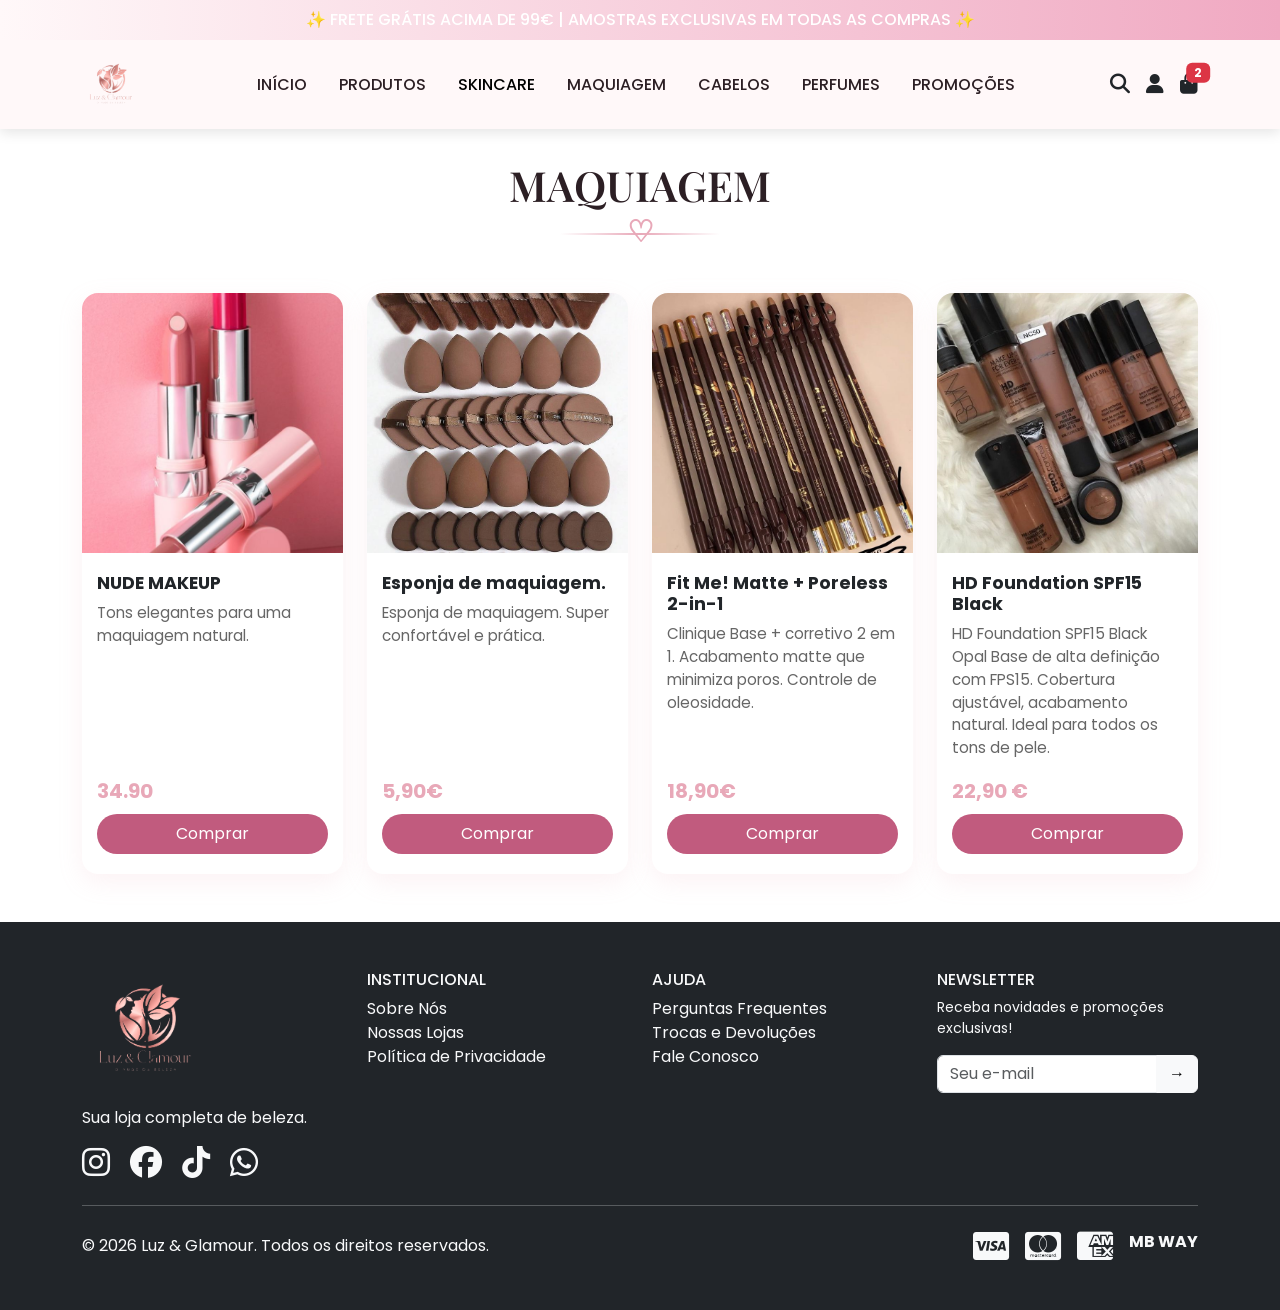
<file: maquiagem.html>
<!DOCTYPE html>
<html lang="pt">
<head>
    <meta charset="UTF-8">
    <meta name="viewport" content="width=device-width, initial-scale=1.0">
    <title>Luz e Glamour | Salão de Beleza</title>
    
    <!-- Bootstrap 5 -->
    <link href="https://cdn.jsdelivr.net/npm/bootstrap@5.3.3/dist/css/bootstrap.min.css" rel="stylesheet">
    <!-- Font Awesome -->
    <link rel="stylesheet" href="https://cdnjs.cloudflare.com/ajax/libs/font-awesome/6.6.0/css/all.min.css">
    <!-- Google Fonts -->
    <link href="https://fonts.googleapis.com/css2?family=Playfair+Display:wght@400;700&family=Poppins:wght@300;400;500&display=swap" rel="stylesheet">
    <!-- Favincon -->
     <link rel="shortcut icon" href="imagens/logo_.png" type="image">
    
    <link rel="stylesheet" href="estilos/style.css">
</head>
<body>

    <!-- TOP BAR -->
    <div class="top-bar text-center py-2">
        ✨ FRETE GRÁTIS ACIMA DE 99€ | AMOSTRAS EXCLUSIVAS EM TODAS AS COMPRAS ✨
    </div>

    <!-- NAVBAR -->
    <nav class="navbar navbar-expand-lg">
        <div class="container">
            <a class="navbar-brand d-flex align-items-center" href="index.html">
                <img src="imagens/logo.png" alt="Luz & Glamour" class="logo-img me-2">
            </a>

            <button class="navbar-toggler" type="button" data-bs-toggle="collapse" data-bs-target="#navbarNav">
                <span class="navbar-toggler-icon"></span>
            </button>

            <div class="collapse navbar-collapse" id="navbarNav">
                <ul class="navbar-nav mx-auto">
                    <li class="nav-item"><a class="nav-link" href="index.html">INÍCIO</a></li>
                    <li class="nav-item"><a class="nav-link" href="produtos.html">PRODUTOS</a></li>
                    <li class="nav-item"><a class="nav-link active" href="skincare.html">SKINCARE</a></li>
                    <li class="nav-item"><a class="nav-link" href="maquiagem.html">MAQUIAGEM</a></li>
                    <li class="nav-item"><a class="nav-link" href="cabelos.html">CABELOS</a></li>
                    <li class="nav-item"><a class="nav-link" href="perfumes.html">PERFUMES</a></li>
                    <li class="nav-item"><a class="nav-link" href="promocoes.html">PROMOÇÕES</a></li>
                </ul>

                <div class="d-flex align-items-center gap-3">
                    <a href="#" class="text-dark"><i class="fas fa-search fa-lg"></i></a>
                    <a href="#" class="text-dark"><i class="fas fa-user fa-lg"></i></a>
                    <a href="#" class="text-dark position-relative">
                        <i class="fas fa-shopping-bag fa-lg"></i>
                        <span class="badge bg-danger position-absolute top-0 start-100 translate-middle">2</span>
                    </a>
                </div>
            </div>
        </div>
    </nav>
    <section style="padding-top: 150px; padding-bottom: 3rem;">
        <div class="container">
            <div class="text-center mb-5">
                <h2 class="section-title">MAQUIAGEM</h2>
            </div>
            
            <div class="row g-4" id="servicos-grid">
            </div>
        </div>
    </section>

    <!-- FOOTER -->
    <footer class="bg-dark text-light py-5">
        <div class="container">
            <div class="row">
                <div class="col-md-3">
                    <img src="imagens/logo.png" alt="Luz & Glamour" class="logo-footer mb-3">
                    <p>Sua loja completa de beleza.</p>
                    <div class="mt-3">
                        <a href="#" class="text-light me-3"><i class="fab fa-instagram fa-2x"></i></a>
                        <a href="#" class="text-light me-3"><i class="fab fa-facebook fa-2x"></i></a>
                        <a href="#" class="text-light me-3"><i class="fab fa-tiktok fa-2x"></i></a>
                        <a href="#" class="text-light"><i class="fab fa-whatsapp fa-2x"></i></a>
                    </div>
                </div>
                <div class="col-md-3">
                    <h6>INSTITUCIONAL</h6>
                    <ul class="list-unstyled">
                        <li><a href="#" class="text-light">Sobre Nós</a></li>
                        <li><a href="#" class="text-light">Nossas Lojas</a></li>
                        <li><a href="#" class="text-light">Política de Privacidade</a></li>
                    </ul>
                </div>
                <div class="col-md-3">
                    <h6>AJUDA</h6>
                    <ul class="list-unstyled">
                        <li><a href="#" class="text-light">Perguntas Frequentes</a></li>
                        <li><a href="#" class="text-light">Trocas e Devoluções</a></li>
                        <li><a href="contactos.html" class="text-light">Fale Conosco</a></li>
                    </ul>
                </div>
                <div class="col-md-3">
                    <h6>NEWSLETTER</h6>
                    <p class="small">Receba novidades e promoções exclusivas!</p>
                    <div class="input-group">
                        <input type="email" class="form-control" placeholder="Seu e-mail">
                        <button class="btn btn-light">→</button>
                    </div>
                </div>
            </div>

            <hr class="my-4">
            <div class="d-flex flex-wrap justify-content-between align-items-center">
                <p class="mb-0">&copy; 2026 Luz & Glamour. Todos os direitos reservados.</p>
                <div class="d-flex gap-3">
                    <i class="fab fa-cc-visa fa-2x"></i>
                    <i class="fab fa-cc-mastercard fa-2x"></i>
                    <i class="fab fa-cc-amex fa-2x"></i>
                    <span class="fw-bold">MB WAY</span>
                </div>
            </div>
        </div>
    </footer>

    <script src="https://cdn.jsdelivr.net/npm/bootstrap@5.3.3/dist/js/bootstrap.bundle.min.js"></script>
    <script>
        const servicos = [
        {id:11, nome:"NUDE MAKEUP", preco:"34.90", img:"imagens/nude.jpeg", categoria:"Maquiagem", desc:"Tons elegantes para uma maquiagem natural."},
        {id:15, nome:"Esponja de maquiagem.", preco:"5,90€", img:"imagens/maquiagem/maquiagem_3.jpeg", categoria:"Maquiagem", desc:"Esponja de maquiagem. Super confortável e prática."},
        {id:16, nome:"Fit Me! Matte + Poreless 2-in-1 ", preco:"18,90€", img:"imagens/maquiagem/maquiagem_4.jpeg", categoria:"Maquiagem", desc:"Clinique Base + corretivo 2 em 1. Acabamento matte que minimiza poros. Controle de oleosidade."},
        {id:17, nome:"HD Foundation SPF15 Black", preco:"22,90 €", img:"imagens/maquiagem/maquiagem_2.jpeg", categoria:"Maquiagem", desc:"HD Foundation SPF15 Black Opal Base de alta definição com FPS15. Cobertura ajustável, acabamento natural. Ideal para todos os tons de pele."},
    ];

    const grid = document.getElementById('servicos-grid');

    servicos.forEach(s => {
        grid.innerHTML += `
            <div class="col-md-6 col-lg-3"> <div class="card product-card">
                    <img src="${s.img}" class="card-img-top" alt="${s.nome}">
                    <div class="card-body d-flex flex-column justify-content-between">
                        <div>
                            <h5 class="card-title fw-bold">${s.nome}</h5>
                            <p class="card-text">${s.desc}</p>
                        </div>
                        <div class="mt-3">
                            <span class="d-block mb-2 fw-bold text-pink fs-5">${s.preco}</span>
                            <a href="detalhes.html?id=${s.id}" class="btn btn-primary w-100 py-2 rounded-pill small">Comprar</a>
                        </div>
                    </div>
                </div>
            </div>`;
    });
    </script>
</body>
</html>
</file>
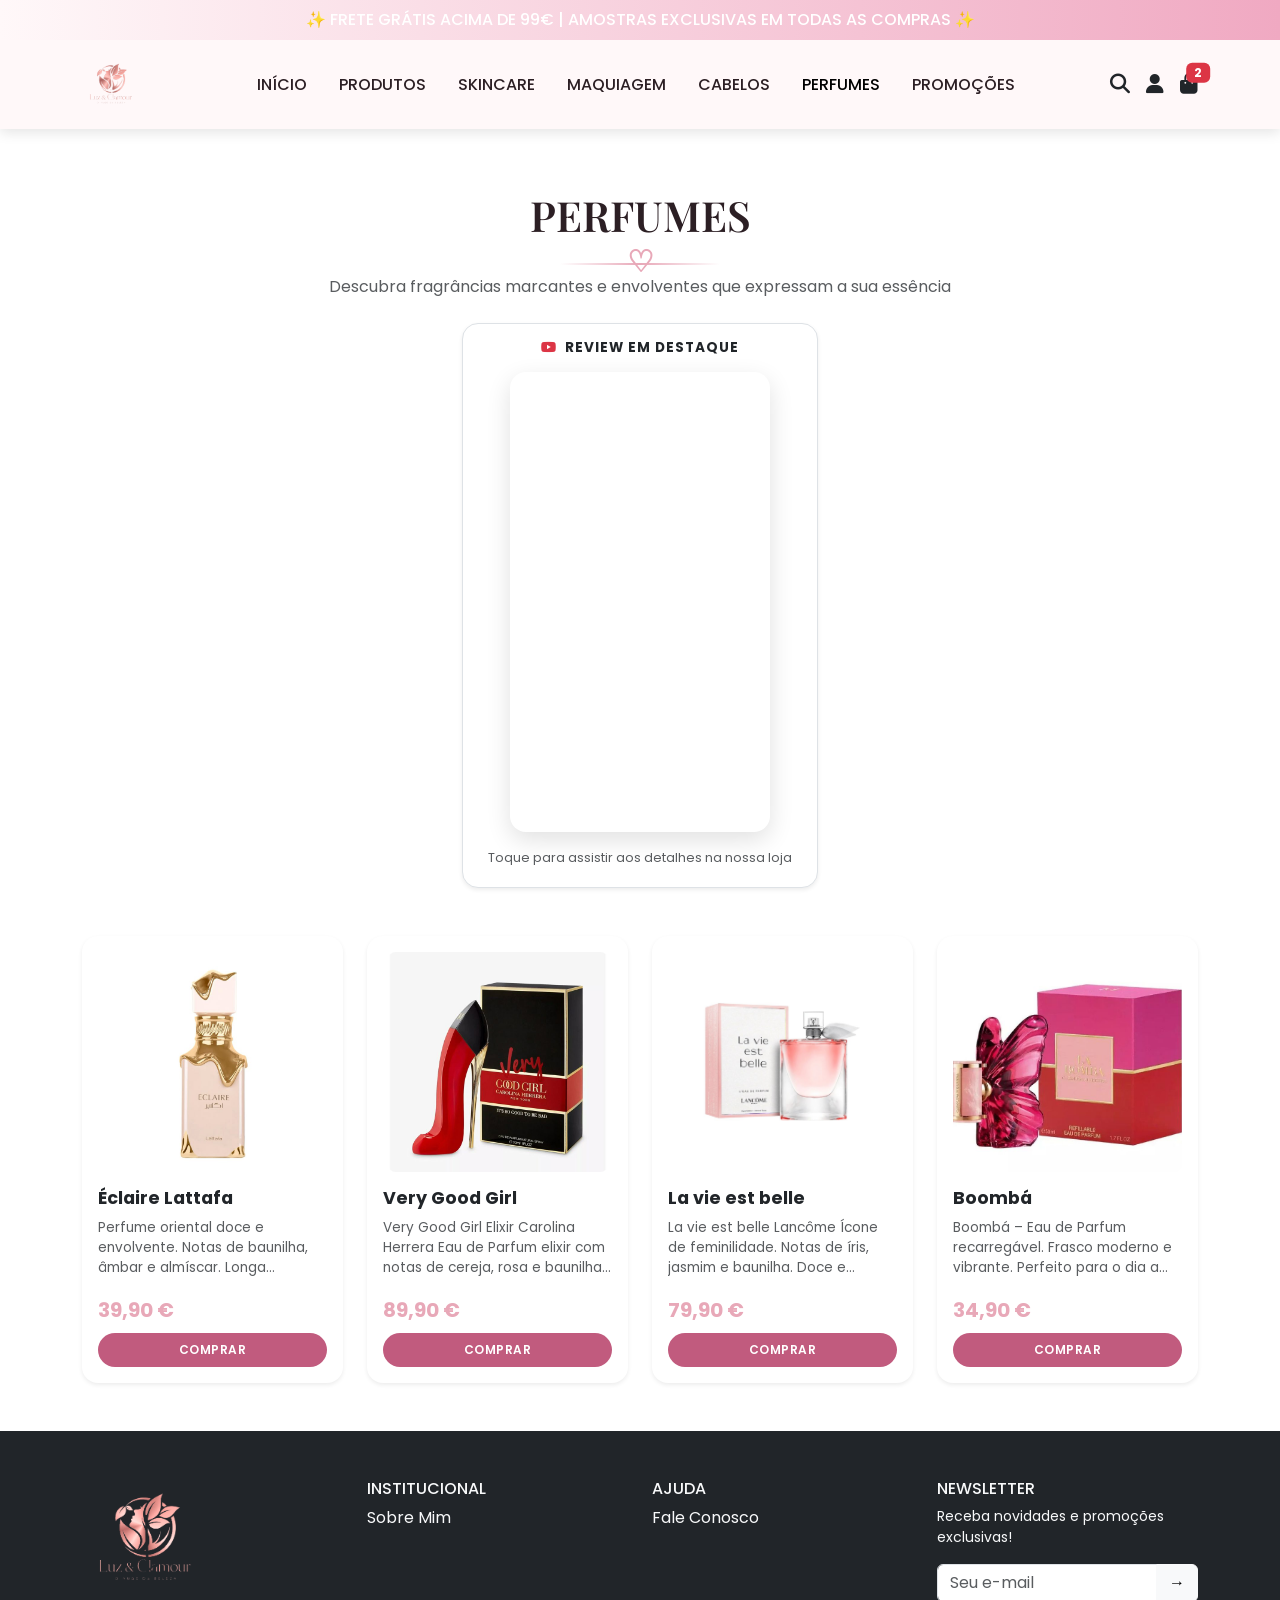
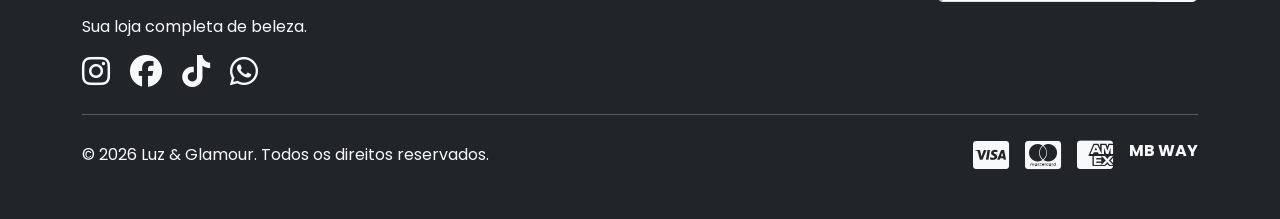
<file: perfumes.html>
<!DOCTYPE html>
<html lang="pt">
<head>
    <meta charset="UTF-8">
    <meta name="viewport" content="width=device-width, initial-scale=1.0">
    <title>Luz e Glamour | Perfumes</title>
    
    <link href="https://cdn.jsdelivr.net/npm/bootstrap@5.3.3/dist/css/bootstrap.min.css" rel="stylesheet">
    <link rel="stylesheet" href="https://cdnjs.cloudflare.com/ajax/libs/font-awesome/6.6.0/css/all.min.css">
    <link href="https://fonts.googleapis.com/css2?family=Playfair+Display:wght@400;700&family=Poppins:wght@300;400;500&display=swap" rel="stylesheet">
    <link rel="shortcut icon" href="imagens/logo_.png" type="image">
    
    <link rel="stylesheet" href="estilos/style.css">
</head>
<body>

    <div class="top-bar text-center py-2">
        ✨ FRETE GRÁTIS ACIMA DE 99€ | AMOSTRAS EXCLUSIVAS EM TODAS AS COMPRAS ✨
    </div>

    <nav class="navbar navbar-expand-lg">
        <div class="container">
            <a class="navbar-brand d-flex align-items-center" href="index.html">
                <img src="imagens/logo.png" alt="Luz & Glamour" class="logo-img me-2">
            </a>

            <button class="navbar-toggler" type="button" data-bs-toggle="collapse" data-bs-target="#navbarNav">
                <span class="navbar-toggler-icon"></span>
            </button>

            <div class="collapse navbar-collapse" id="navbarNav">
                <ul class="navbar-nav mx-auto">
                    <li class="nav-item"><a class="nav-link" href="index.html">INÍCIO</a></li>
                    <li class="nav-item"><a class="nav-link" href="produtos.html">PRODUTOS</a></li>
                    <li class="nav-item"><a class="nav-link" href="skincare.html">SKINCARE</a></li>
                    <li class="nav-item"><a class="nav-link" href="maquiagem.html">MAQUIAGEM</a></li>
                    <li class="nav-item"><a class="nav-link" href="cabelos.html">CABELOS</a></li>
                    <li class="nav-item"><a class="nav-link active" href="perfumes.html">PERFUMES</a></li>
                    <li class="nav-item"><a class="nav-link" href="promocoes.html">PROMOÇÕES</a></li>
                </ul>

                <div class="d-flex align-items-center gap-3">
                    <a href="#" class="text-dark"><i class="fas fa-search fa-lg"></i></a>
                    <a href="#" class="text-dark"><i class="fas fa-user fa-lg"></i></a>
                    <a href="#" class="text-dark position-relative">
                        <i class="fas fa-shopping-bag fa-lg"></i>
                        <span class="badge bg-danger position-absolute top-0 start-100 translate-middle">2</span>
                    </a>
                </div>
            </div>
        </div>
    </nav>

    <section style="padding-top: 180px; padding-bottom: 3rem; clear: both;">
        <div class="container">
            <div class="text-center mb-4">
                <h2 class="section-title">PERFUMES</h2>
                <p class="text-muted">Descubra fragrâncias marcantes e envolventes que expressam a sua essência</p>
            </div>

            <div class="row justify-content-center mb-5">
                <div class="col-md-6 col-lg-4">
                    <div class="bg-white p-3 rounded-4 shadow-sm border text-center" style="position: relative; z-index: 10;">
                        <h6 class="fw-bold mb-3 text-uppercase tracking-wider text-dark" style="font-size: 0.85rem; letter-spacing: 1px;">
                            <i class="fab fa-youtube text-danger me-2"></i>Review em Destaque
                        </h6>
                        
                        <div class="d-flex justify-content-center">
                            <div style="width: 260px; height: 460px; border-radius: 16px; overflow: hidden; box-shadow: 0 8px 24px rgba(0,0,0,0.12);">
                                <iframe src="https://www.youtube.com/embed/G9y6BwB7ygw" 
                                        title="Luz & Glamour Perfumes" 
                                        style="width: 100%; height: 100%; border: 0;"
                                        allow="accelerometer; autoplay; clipboard-write; encrypted-media; gyroscope; picture-in-picture; web-share" 
                                        allowfullscreen>
                                </iframe>
                            </div>
                        </div>
                        
                        <p class="small text-muted mt-3 mb-1" style="font-size: 0.8rem;">Toque para assistir aos detalhes na nossa loja</p>
                    </div>
                </div>
            </div>
            
            <div class="row g-4" id="servicos-grid">
                </div>
        </div>
    </section>

    <footer class="bg-dark text-light py-5">
        <div class="container">
            <div class="row">
                <div class="col-md-3">
                    <img src="imagens/logo.png" alt="Luz & Glamour" class="logo-footer mb-3">
                    <p>Sua loja completa de beleza.</p>
                    <div class="mt-3">
                        <a href="#" class="text-light me-3"><i class="fab fa-instagram fa-2x"></i></a>
                        <a href="#" class="text-light me-3"><i class="fab fa-facebook fa-2x"></i></a>
                        <a href="#" class="text-light me-3"><i class="fab fa-tiktok fa-2x"></i></a>
                        <a href="#" class="text-light"><i class="fab fa-whatsapp fa-2x"></i></a>
                    </div>
                </div>
                <div class="col-md-3">
                    <h6>INSTITUCIONAL</h6>
                    <ul class="list-unstyled">
                        <li><a href="sobre_mim.html" class="text-light">Sobre Mim</a></li>
                    </ul>
                </div>
                <div class="col-md-3">
                    <h6>AJUDA</h6>
                    <ul class="list-unstyled">
                        <li><a href="contactos.html" class="text-light">Fale Conosco</a></li>
                    </ul>
                </div>
                <div class="col-md-3">
                    <h6>NEWSLETTER</h6>
                    <p class="small">Receba novidades e promoções exclusivas!</p>
                    <div class="input-group">
                        <input type="email" class="form-control" placeholder="Seu e-mail">
                        <button class="btn btn-light">→</button>
                    </div>
                </div>
            </div>

            <hr class="my-4">
            <div class="d-flex flex-wrap justify-content-between align-items-center">
                <p class="mb-0">&copy; 2026 Luz & Glamour. Todos os direitos reservados.</p>
                <div class="d-flex gap-3">
                    <i class="fab fa-cc-visa fa-2x"></i>
                    <i class="fab fa-cc-mastercard fa-2x"></i>
                    <i class="fab fa-cc-amex fa-2x"></i>
                    <span class="fw-bold">MB WAY</span>
                </div>
            </div>
        </div>
    </footer>

    <script src="https://cdn.jsdelivr.net/npm/bootstrap@5.3.3/dist/js/bootstrap.bundle.min.js"></script>
    <script>
        const servicos = [
            {id:5, nome:"Éclaire Lattafa", preco:"39,90 €", img:"imagens/perfumes/eclaire.jpeg", desc:"Perfume oriental doce e envolvente. Notas de baunilha, âmbar e almíscar. Longa duração."},
            {id:6, nome:"Very Good Girl", preco:"89,90 €", img:"imagens/perfumes/very.jpeg", desc:"Very Good Girl Elixir Carolina Herrera Eau de Parfum elixir com notas de cereja, rosa e baunilha. Frasco icónico de salto alto."},
            {id:7, nome:"La vie est belle", preco:"79,90 €", img:"imagens/perfumes/la_vie.jpeg", desc:"La vie est belle Lancôme Ícone de feminilidade. Notas de íris, jasmim e baunilha. Doce e sofisticado."},
            {id:8, nome:"Boombá", preco:"34,90 €", img:"imagens/perfumes/boomba.jpeg", desc:"Boombá – Eau de Parfum recarregável. Frasco moderno e vibrante. Perfeito para o dia a dia."}
        ];

        const grid = document.getElementById('servicos-grid');

        servicos.forEach(s => {
            grid.innerHTML += `
                <div class="col-md-6 col-lg-3"> 
                    <div class="card product-card h-100 border-0 shadow-sm rounded-4 overflow-hidden p-3 bg-white d-flex flex-column justify-content-between">
                        <div>
                            <div class="overflow-hidden rounded-3 mb-3 text-center">
                                <img src="${s.img}" class="img-fluid rounded-3" style="max-height: 220px; object-fit: cover;" alt="${s.nome}">
                            </div>
                            <h5 class="card-title fw-bold text-dark mb-2" style="font-size: 1.1rem;">${s.nome}</h5>
                            <p class="card-text text-muted small mb-0" style="display:-webkit-box;-webkit-line-clamp:3;-webkit-box-orient:vertical;overflow:hidden;font-size:0.85rem; min-height:58px;">${s.desc}</p>
                        </div>
                        <div class="mt-3">
                            <span class="d-block mb-2 fw-bold text-pink fs-5">${s.preco}</span>
                            <a href="detalhes.html?id=${s.id}" class="btn btn-primary w-100 py-2 rounded-pill small fw-semibold text-uppercase" style="font-size:0.75rem; letter-spacing:0.5px;">Comprar</a>
                        </div>
                    </div>
                </div>`;
        });
    </script>
</body>
</html>
</file>
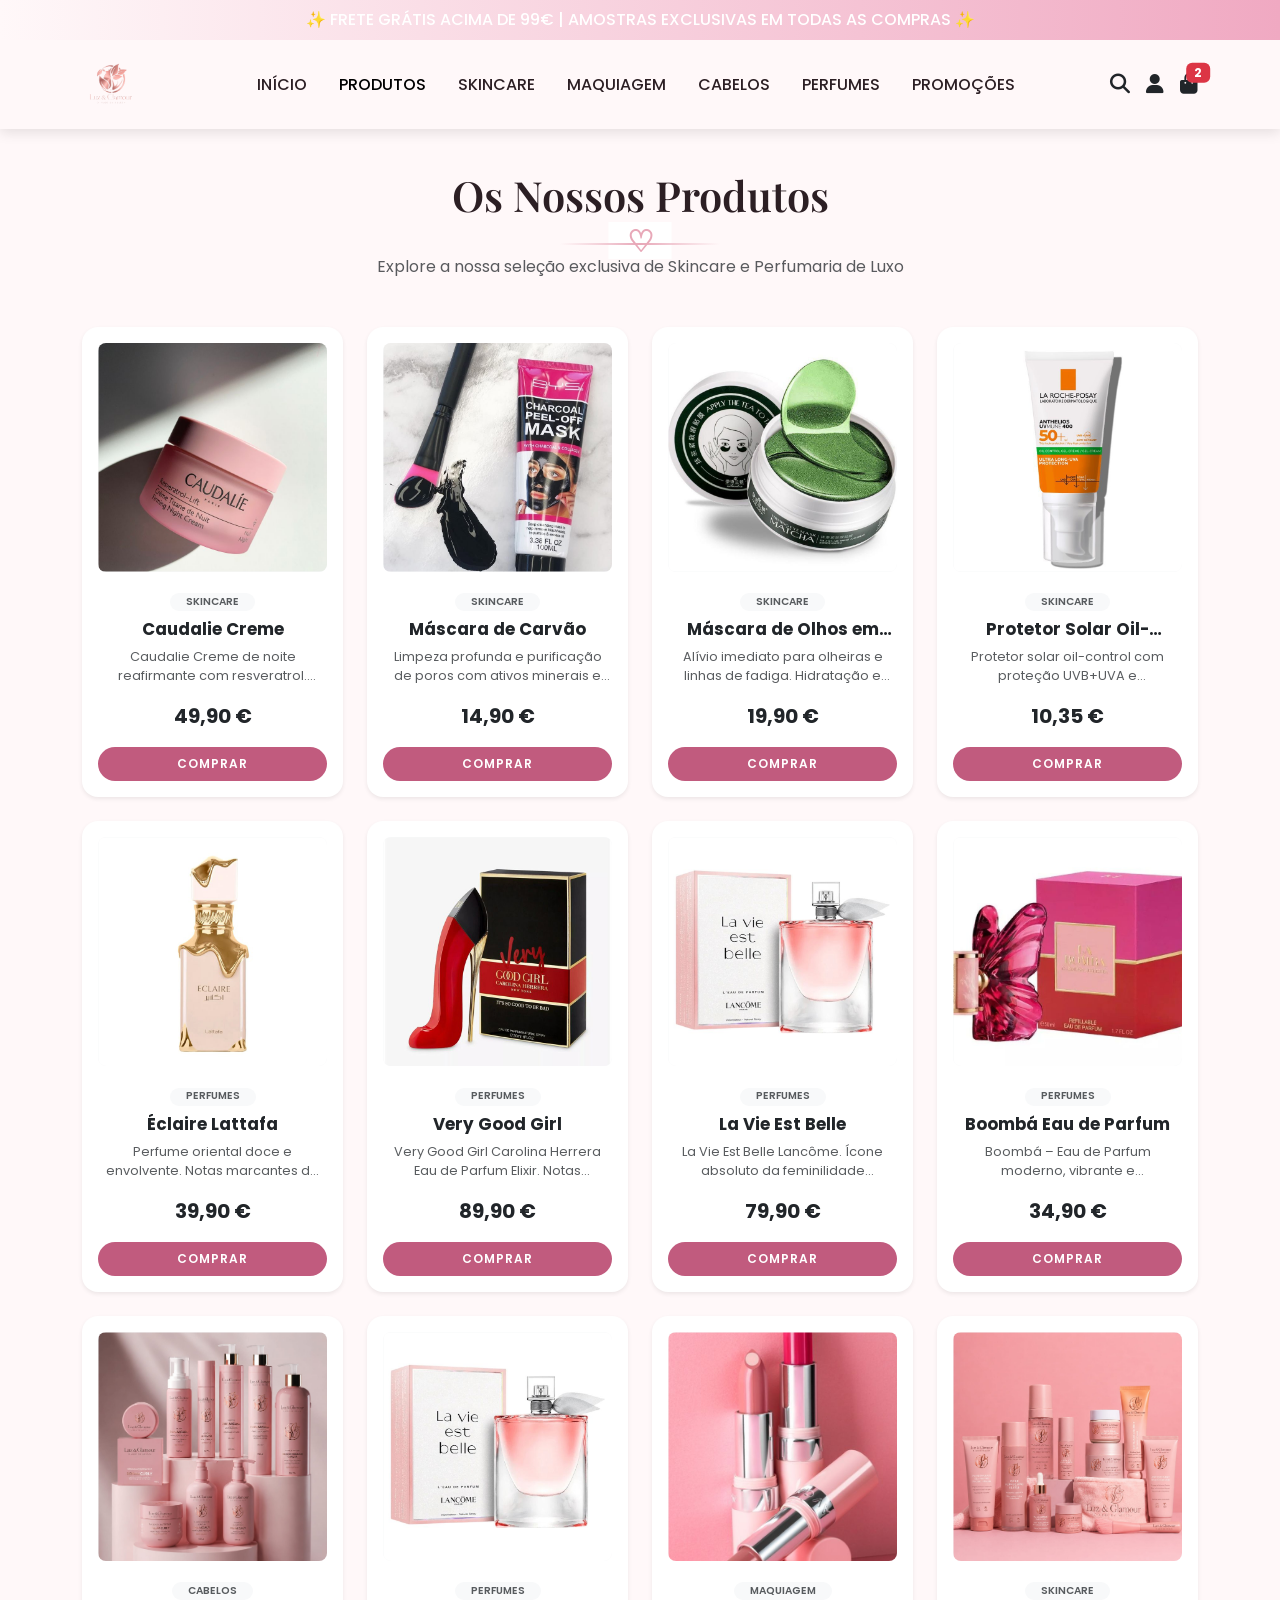
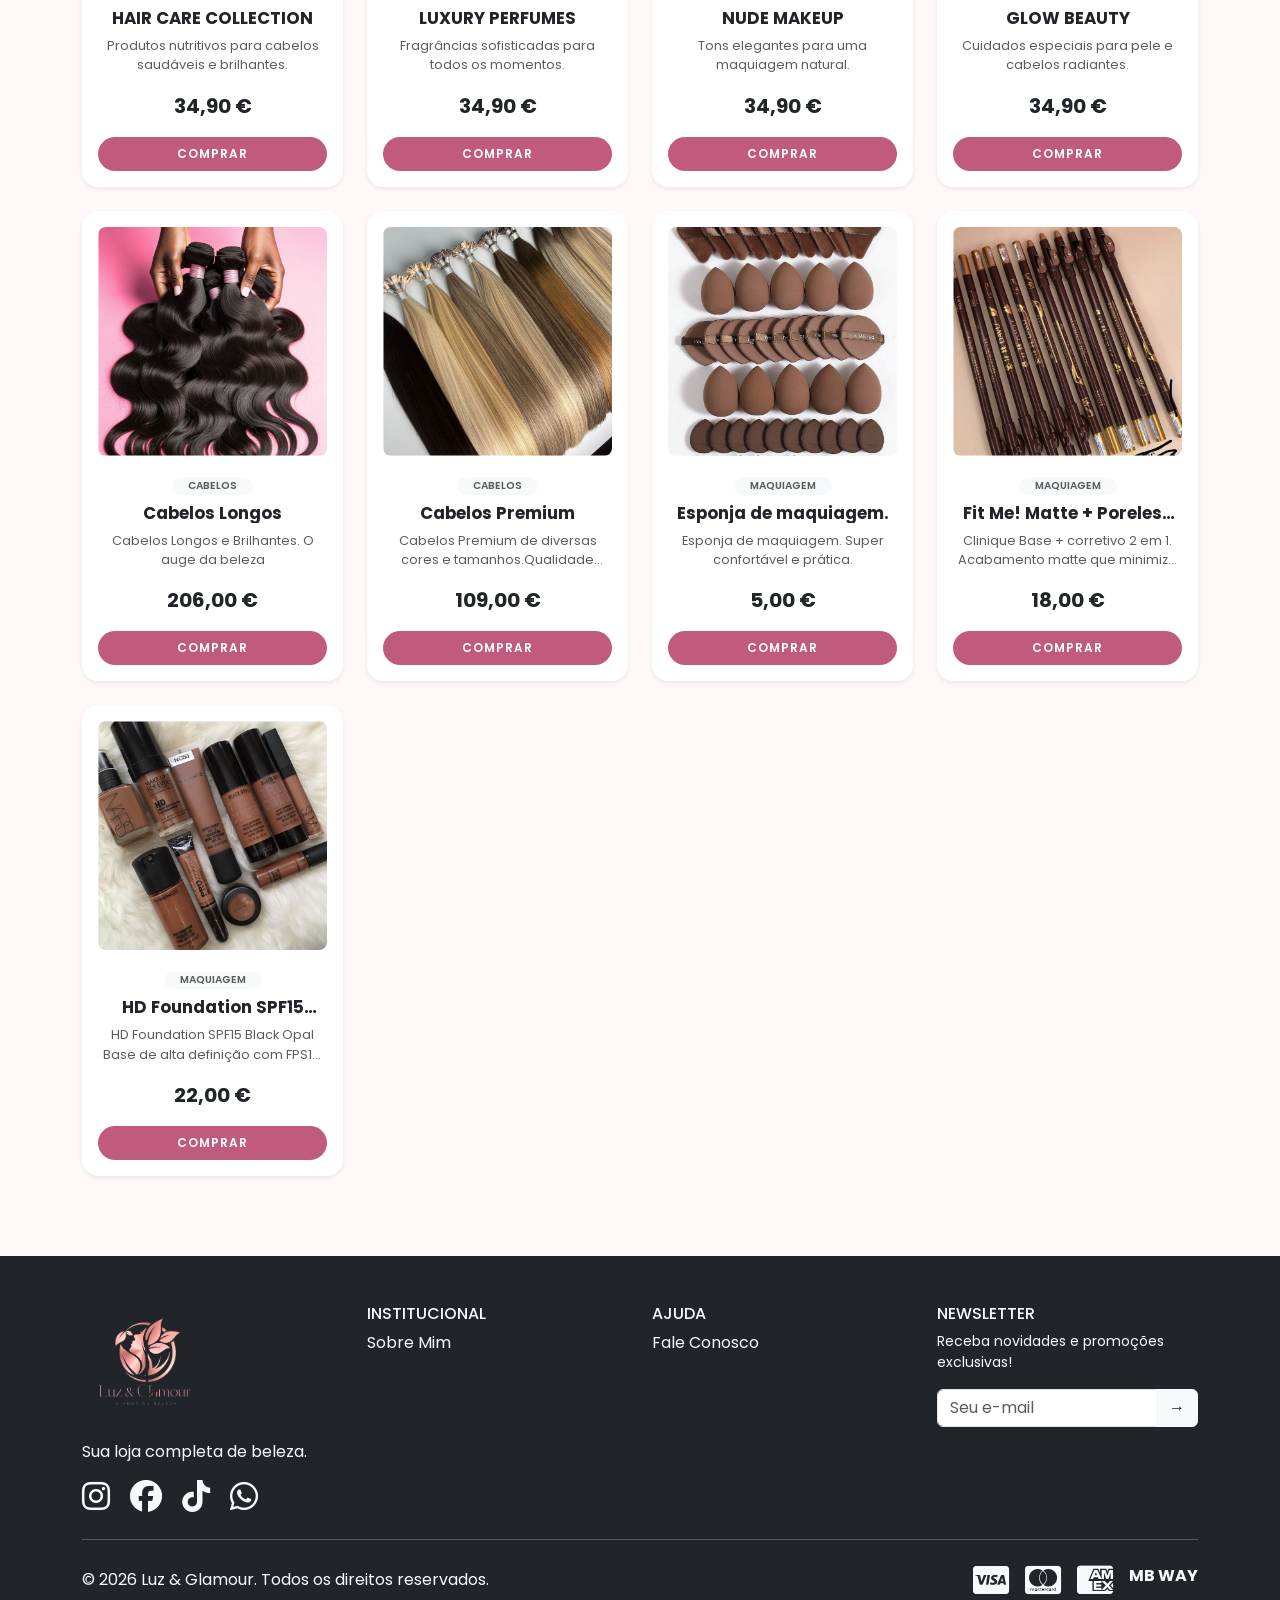
<file: produtos.html>
<!DOCTYPE html>
<html lang="pt">
<head>
    <meta charset="UTF-8">
    <meta name="viewport" content="width=device-width, initial-scale=1.0">
    <title>Luz & Glamour | Os Nossos Produtos</title>
    
    <link href="https://cdn.jsdelivr.net/npm/bootstrap@5.3.3/dist/css/bootstrap.min.css" rel="stylesheet">
    <link rel="stylesheet" href="https://cdnjs.cloudflare.com/ajax/libs/font-awesome/6.6.0/css/all.min.css">
    <link href="https://fonts.googleapis.com/css2?family=Playfair+Display:wght@400;700&family=Poppins:wght@300;400;500&display=swap" rel="stylesheet">
    <link rel="shortcut icon" href="imagens/logo.png" type="image/x-icon">
    
    <link rel="stylesheet" href="estilos/style.css">
</head>
<body>

    <div class="top-bar text-center py-2">
        ✨ FRETE GRÁTIS ACIMA DE 99€ | AMOSTRAS EXCLUSIVAS EM TODAS AS COMPRAS ✨
    </div>

    <nav class="navbar navbar-expand-lg">
        <div class="container">
            <a class="navbar-brand d-flex align-items-center" href="index.html">
                <img src="imagens/logo.png" alt="Luz & Glamour" class="logo-img me-2">
            </a>

            <button class="navbar-toggler" type="button" data-bs-toggle="collapse" data-bs-target="#navbarNav">
                <span class="navbar-toggler-icon"></span>
            </button>

            <div class="collapse navbar-collapse" id="navbarNav">
                <ul class="navbar-nav mx-auto">
                    <li class="nav-item"><a class="nav-link" href="index.html">INÍCIO</a></li>
                    <li class="nav-item"><a class="nav-link active" href="produtos.html">PRODUTOS</a></li>
                    <li class="nav-item"><a class="nav-link" href="skincare.html">SKINCARE</a></li>
                    <li class="nav-item"><a class="nav-link" href="maquiagem.html">MAQUIAGEM</a></li>
                    <li class="nav-item"><a class="nav-link" href="cabelos.html">CABELOS</a></li>
                    <li class="nav-item"><a class="nav-link" href="perfumes.html">PERFUMES</a></li>
                    <li class="nav-item"><a class="nav-link" href="promocoes.html">PROMOÇÕES</a></li>
                </ul>

                <div class="d-flex align-items-center gap-3">
                    <a href="#" class="text-dark"><i class="fas fa-search fa-lg"></i></a>
                    <a href="#" class="text-dark"><i class="fas fa-user fa-lg"></i></a>
                    <a href="#" class="text-dark position-relative">
                        <i class="fas fa-shopping-bag fa-lg"></i>
                        <span class="badge bg-danger position-absolute top-0 start-100 translate-middle">2</span>
                    </a>
                </div>
            </div>
        </div>
    </nav>

    <section style="padding-top: 160px; padding-bottom: 80px; background-color: var(--light);">
        <div class="container">
            <div class="text-center mb-5">
                <h2 class="section-title">Os Nossos Produtos</h2>
                <p class="text-muted">Explore a nossa seleção exclusiva de Skincare e Perfumaria de Luxo</p>
            </div>
            
            <div class="row g-4" id="produtos-grid">
                </div>
        </div>
    </section>

    <!-- FOOTER -->
    <footer class="bg-dark text-light py-5">
        <div class="container">
            <div class="row">
                <div class="col-md-3">
                    <img src="imagens/logo.png" alt="Luz & Glamour" class="logo-footer mb-3">
                    <p>Sua loja completa de beleza.</p>
                    <div class="mt-3">
                        <a href="#" class="text-light me-3"><i class="fab fa-instagram fa-2x"></i></a>
                        <a href="#" class="text-light me-3"><i class="fab fa-facebook fa-2x"></i></a>
                        <a href="#" class="text-light me-3"><i class="fab fa-tiktok fa-2x"></i></a>
                        <a href="#" class="text-light"><i class="fab fa-whatsapp fa-2x"></i></a>
                    </div>
                </div>
                <div class="col-md-3">
                    <h6>INSTITUCIONAL</h6>
                    <ul class="list-unstyled">
                        <li><a href="sobre_mim.html" class="text-light">Sobre Mim</a></li>
                    </ul>
                </div>
                <div class="col-md-3">
                    <h6>AJUDA</h6>
                    <ul class="list-unstyled">
                        <li><a href="contactos.html" class="text-light">Fale Conosco</a></li>
                    </ul>
                </div>
                <div class="col-md-3">
                    <h6>NEWSLETTER</h6>
                    <p class="small">Receba novidades e promoções exclusivas!</p>
                    <div class="input-group">
                        <input type="email" class="form-control" placeholder="Seu e-mail">
                        <button class="btn btn-light">→</button>
                    </div>
                </div>
            </div>

            <hr class="my-4">
            <div class="d-flex flex-wrap justify-content-between align-items-center">
                <p class="mb-0">&copy; 2026 Luz & Glamour. Todos os direitos reservados.</p>
                <div class="d-flex gap-3">
                    <i class="fab fa-cc-visa fa-2x"></i>
                    <i class="fab fa-cc-mastercard fa-2x"></i>
                    <i class="fab fa-cc-amex fa-2x"></i>
                    <span class="fw-bold">MB WAY</span>
                </div>
            </div>
        </div>
    </footer>

    <script src="https://cdn.jsdelivr.net/npm/bootstrap@5.3.3/dist/js/bootstrap.bundle.min.js"></script>
    
    <script>
        // Array Unificado e Sincronizado de Produtos
        const produtos = [
            {id:1, nome:"Caudalie Creme", preco:"49.90", img:"imagens/skincare/claudaile.jpeg", categoria:"Skincare", desc:"Caudalie Creme de noite reafirmante com resveratrol. Reduz rugas e melhora a elasticidade da pele."},
            {id:2, nome:"Máscara de Carvão", preco:"14.90", img:"imagens/skincare/mascara_carvao.jpeg", categoria:"Skincare", desc:"Limpeza profunda e purificação de poros com ativos minerais e finalização refrescante."},
            {id:3, nome:"Máscara de Olhos em Gel", preco:"19.90", img:"imagens/skincare/mascara_de_olhos.jpeg", categoria:"Skincare", desc:"Alívio imediato para olheiras e linhas de fadiga. Hidratação e frescura para a área dos olhos."},
            {id:4, nome:"Protetor Solar Oil-Control", preco:"10.35", img:"imagens/skincare/protetor_solar.jpeg", categoria:"Skincare", desc:"Protetor solar oil-control com proteção UVB+UVA e antioxidante. Toque seco impecável, ideal para peles oleosas."},
            {id:5, nome:"Éclaire Lattafa", preco:"39.90", img:"imagens/perfumes/eclaire.jpeg", categoria:"Perfumes", desc:"Perfume oriental doce e envolvente. Notas marcantes de baunilha, âmbar e almíscar. Longa duração."},
            {id:6, nome:"Very Good Girl", preco:"89.90", img:"imagens/perfumes/very.jpeg", categoria:"Perfumes", desc:"Very Good Girl Carolina Herrera Eau de Parfum Elixir. Notas ousadas de cereja, rosa e baunilha com o icónico frasco de salto."},
            {id:7, nome:"La Vie Est Belle", preco:"79.90", img:"imagens/perfumes/la_vie.jpeg", categoria:"Perfumes", desc:"La Vie Est Belle Lancôme. Ícone absoluto da feminilidade sofisticada. Notas harmónicas de íris, jasmim e baunilha."},
            {id:8, nome:"Boombá Eau de Parfum", preco:"34.90", img:"imagens/perfumes/boomba.jpeg", categoria:"Perfumes", desc:"Boombá – Eau de Parfum moderno, vibrante e recarregável. A escolha magnética perfeita para o dia a dia."},
            {id:9, nome:"HAIR CARE COLLECTION", preco:"34.90", img:"imagens/hair.jpeg", categoria:"Cabelos", desc:"Produtos nutritivos para cabelos saudáveis e brilhantes."},
            {id:10, nome:"LUXURY PERFUMES", preco:"34.90", img:"imagens/luxury.jpeg", categoria:"Perfumes", desc:"Fragrâncias sofisticadas para todos os momentos."},
            {id:11, nome:"NUDE MAKEUP", preco:"34.90", img:"imagens/nude.jpeg", categoria:"Maquiagem", desc:"Tons elegantes para uma maquiagem natural."},
            {id:12, nome:"GLOW BEAUTY", preco:"34.90", img:"imagens/glow.jpeg", categoria:"Skincare", desc:"Cuidados especiais para pele e cabelos radiantes."},
            {id:13, nome:"Cabelos Longos ", preco:"206,90€", img:"imagens/cabelos/cabelos_2.jpeg", categoria:"Cabelos", desc:"Cabelos Longos e Brilhantes. O auge da beleza"},
            {id:14, nome:"Cabelos Premium ", preco:"109€", img:"imagens/cabelos/cabelos_1.jpeg", categoria:"Cabelos", desc:"Cabelos Premium de diversas cores e tamanhos.Qualidade irresistível."},
            {id:15, nome:"Esponja de maquiagem.", preco:"5,90€", img:"imagens/maquiagem/maquiagem_3.jpeg", categoria:"Maquiagem", desc:"Esponja de maquiagem. Super confortável e prática."},
            {id:16, nome:"Fit Me! Matte + Poreless 2-in-1 ", preco:"18,90€", img:"imagens/maquiagem/maquiagem_4.jpeg", categoria:"Maquiagem", desc:"Clinique Base + corretivo 2 em 1. Acabamento matte que minimiza poros. Controle de oleosidade."},
            {id:17, nome:"HD Foundation SPF15 Black", preco:"22,90 €", img:"imagens/maquiagem/maquiagem_2.jpeg", categoria:"Maquiagem", desc:"HD Foundation SPF15 Black Opal Base de alta definição com FPS15. Cobertura ajustável, acabamento natural. Ideal para todos os tons de pele."},

        ];

        const grid = document.getElementById('produtos-grid');

        produtos.forEach(p => {
            grid.innerHTML += `
                <div class="col-sm-6 col-md-4 col-lg-3"> 
                    <div class="card h-100 shadow-sm border-0 rounded-4 overflow-hidden text-center p-3 bg-white d-flex flex-column justify-content-between">
                        <div>
                            <div class="position-relative overflow-hidden rounded-3 mb-3 bg-light" style="padding-top: 100%;">
                                <img src="${p.img}" class="position-absolute top-50 start-50 translate-middle w-100 h-100" style="object-fit: cover;" alt="${p.nome}">
                            </div>
                            <span class="badge bg-light text-muted small px-3 py-1.5 rounded-pill mb-2 text-uppercase fw-semibold tracking-wider" style="font-size:0.65rem;">${p.categoria}</span>
                            <h5 class="fw-bold tracking-tight text-dark px-1 mb-2" style="font-size: 1.05rem; display:-webkit-box;-webkit-line-clamp:1;-webkit-box-orient:vertical;overflow:hidden;">${p.nome}</h5>
                            <p class="text-muted small px-1 mb-0" style="display:-webkit-box;-webkit-line-clamp:2;-webkit-box-orient:vertical;overflow:hidden;font-size:0.8rem; min-height:38px;">${p.desc}</p>
                        </div>
                        <div class="mt-3">
                            <span class="d-block mb-3 fw-bold fs-5 text-dark">${parseFloat(p.preco).toFixed(2).replace('.', ',')} €</span>
                            <a href="detalhes.html?id=${p.id}" class="btn btn-primary w-100 py-2 rounded-pill small fw-semibold text-uppercase" style="font-size: 0.75rem; letter-spacing:1px;">Comprar</a>
                        </div>
                    </div>
                </div>`;
        });
    </script>
</body>
</html>
</file>
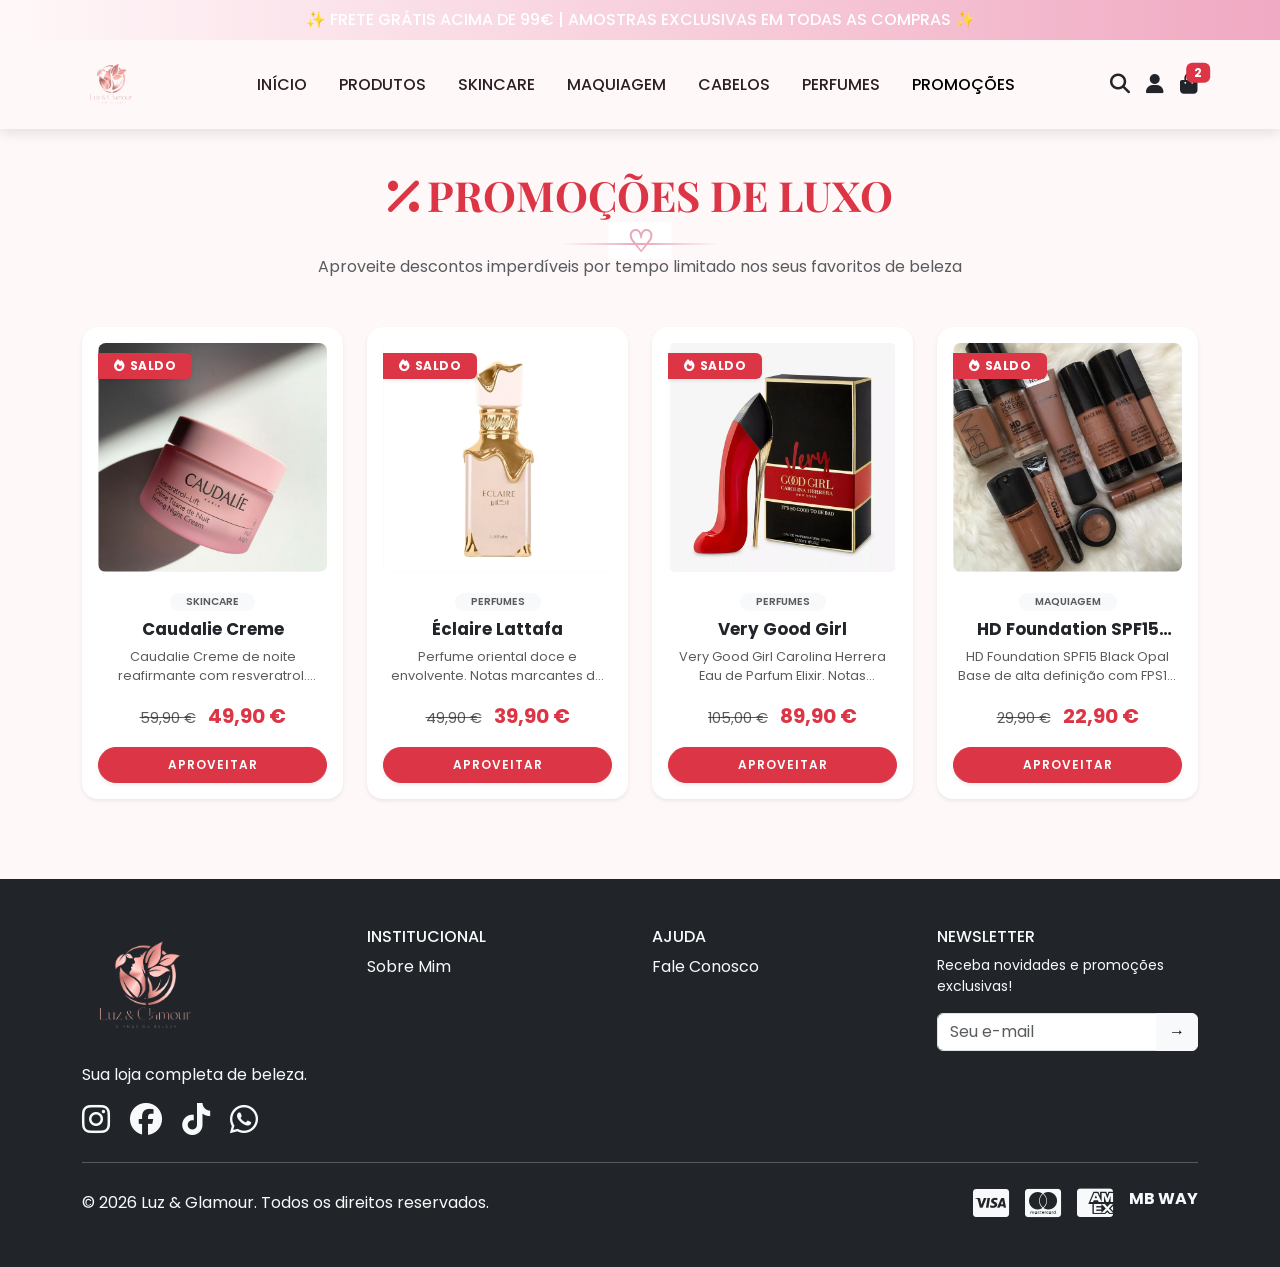
<file: promocoes.html>
<!DOCTYPE html>
<html lang="pt">
<head>
    <meta charset="UTF-8">
    <meta name="viewport" content="width=device-width, initial-scale=1.0">
    <title>Luz & Glamour | Promoções Exclusivas</title>
    
    <link href="https://cdn.jsdelivr.net/npm/bootstrap@5.3.3/dist/css/bootstrap.min.css" rel="stylesheet">
    <link rel="stylesheet" href="https://cdnjs.cloudflare.com/ajax/libs/font-awesome/6.6.0/css/all.min.css">
    <link href="https://fonts.googleapis.com/css2?family=Playfair+Display:wght@400;700&family=Poppins:wght@300;400;500&display=swap" rel="stylesheet">
    <link rel="shortcut icon" href="imagens/logo.png" type="image/x-icon">
    
    <link rel="stylesheet" href="estilos/style.css">
</head>
<body>

    <div class="top-bar text-center py-2">
        ✨ FRETE GRÁTIS ACIMA DE 99€ | AMOSTRAS EXCLUSIVAS EM TODAS AS COMPRAS ✨
    </div>

    <nav class="navbar navbar-expand-lg">
        <div class="container">
            <a class="navbar-brand d-flex align-items-center" href="index.html">
                <img src="imagens/logo.png" alt="Luz & Glamour" class="logo-img me-2">
            </a>

            <button class="navbar-toggler" type="button" data-bs-toggle="collapse" data-bs-target="#navbarNav">
                <span class="navbar-toggler-icon"></span>
            </button>

            <div class="collapse navbar-collapse" id="navbarNav">
                <ul class="navbar-nav mx-auto">
                    <li class="nav-item"><a class="nav-link" href="index.html">INÍCIO</a></li>
                    <li class="nav-item"><a class="nav-link" href="produtos.html">PRODUTOS</a></li>
                    <li class="nav-item"><a class="nav-link" href="skincare.html">SKINCARE</a></li>
                    <li class="nav-item"><a class="nav-link" href="maquiagem.html">MAQUIAGEM</a></li>
                    <li class="nav-item"><a class="nav-link" href="cabelos.html">CABELOS</a></li>
                    <li class="nav-item"><a class="nav-link" href="perfumes.html">PERFUMES</a></li>
                    <li class="nav-item"><a class="nav-link active" href="promocoes.html">PROMOÇÕES</a></li>
                </ul>

                <div class="d-flex align-items-center gap-3">
                    <a href="#" class="text-dark"><i class="fas fa-search fa-lg"></i></a>
                    <a href="#" class="text-dark"><i class="fas fa-user fa-lg"></i></a>
                    <a href="#" class="text-dark position-relative">
                        <i class="fas fa-shopping-bag fa-lg"></i>
                        <span class="badge bg-danger position-absolute top-0 start-100 translate-middle">2</span>
                    </a>
                </div>
            </div>
        </div>
    </nav>

    <section style="padding-top: 160px; padding-bottom: 80px; background-color: var(--light);">
        <div class="container">
            <div class="text-center mb-5">
                <h2 class="section-title text-danger fw-bold"><i class="fas fa-percentage me-2"></i>PROMOÇÕES DE LUXO</h2>
                <p class="text-muted">Aproveite descontos imperdíveis por tempo limitado nos seus favoritos de beleza</p>
            </div>
            
            <div class="row g-4 justify-content-center" id="promocoes-grid">
                 </div>
        </div>
    </section>

    <footer class="bg-dark text-light py-5">
        <div class="container">
            <div class="row">
                <div class="col-md-3">
                    <img src="imagens/logo.png" alt="Luz & Glamour" class="logo-footer mb-3">
                    <p>Sua loja completa de beleza.</p>
                    <div class="mt-3">
                        <a href="#" class="text-light me-3"><i class="fab fa-instagram fa-2x"></i></a>
                        <a href="#" class="text-light me-3"><i class="fab fa-facebook fa-2x"></i></a>
                        <a href="#" class="text-light me-3"><i class="fab fa-tiktok fa-2x"></i></a>
                        <a href="#" class="text-light"><i class="fab fa-whatsapp fa-2x"></i></a>
                    </div>
                </div>
                <div class="col-md-3">
                    <h6>INSTITUCIONAL</h6>
                    <ul class="list-unstyled">
                        <li><a href="sobre_mim.html" class="text-light">Sobre Mim</a></li>
                    </ul>
                </div>
                <div class="col-md-3">
                    <h6>AJUDA</h6>
                    <ul class="list-unstyled">
                        <li><a href="contactos.html" class="text-light">Fale Conosco</a></li>
                    </ul>
                </div>
                <div class="col-md-3">
                    <h6>NEWSLETTER</h6>
                    <p class="small">Receba novidades e promoções exclusivas!</p>
                    <div class="input-group">
                        <input type="email" class="form-control" placeholder="Seu e-mail">
                        <button class="btn btn-light">→</button>
                    </div>
                </div>
            </div>

            <hr class="my-4">
            <div class="d-flex flex-wrap justify-content-between align-items-center">
                <p class="mb-0">&copy; 2026 Luz & Glamour. Todos os direitos reservados.</p>
                <div class="d-flex gap-3">
                    <i class="fab fa-cc-visa fa-2x"></i>
                    <i class="fab fa-cc-mastercard fa-2x"></i>
                    <i class="fab fa-cc-amex fa-2x"></i>
                    <span class="fw-bold">MB WAY</span>
                </div>
            </div>
        </div>
    </footer>

    <script src="https://cdn.jsdelivr.net/npm/bootstrap@5.3.3/dist/js/bootstrap.bundle.min.js"></script>
    
    <script>
        // Array Unificado com propriedade adicional de promoção aplicada aos 4 itens escolhidos
        const produtos = [
            {id:1, nome:"Caudalie Creme", preco:"49.90", precoAntigo:"59.90", emPromocao: true, img:"imagens/skincare/claudaile.jpeg", categoria:"Skincare", desc:"Caudalie Creme de noite reafirmante com resveratrol. Reduz rugas e melhora a elasticidade da pele."},
            {id:2, nome:"Máscara de Carvão", preco:"14.90", emPromocao: false, img:"imagens/skincare/mascara_carvao.jpeg", categoria:"Skincare", desc:"Limpeza profunda e purificação de poros com ativos minerais e finalização refrescante."},
            {id:3, nome:"Máscara de Olhos em Gel", preco:"19.90", emPromocao: false, img:"imagens/skincare/mascara_de_olhos.jpeg", categoria:"Skincare", desc:"Alívio imediato para olheiras e linhas de fadiga. Hidratação e frescura para a área dos olhos."},
            {id:4, nome:"Protetor Solar Oil-Control", preco:"10.35", emPromocao: false, img:"imagens/skincare/protetor_solar.jpeg", categoria:"Skincare", desc:"Protetor solar oil-control com proteção UVB+UVA e antioxidante. Toque seco impecável, ideal para peles oleosas."},
            {id:5, nome:"Éclaire Lattafa", preco:"39.90", precoAntigo:"49.90", emPromocao: true, img:"imagens/perfumes/eclaire.jpeg", categoria:"Perfumes", desc:"Perfume oriental doce e envolvente. Notas marcantes de baunilha, âmbar e almíscar. Longa duração."},
            {id:6, nome:"Very Good Girl", preco:"89.90", precoAntigo:"105.00", emPromocao: true, img:"imagens/perfumes/very.jpeg", categoria:"Perfumes", desc:"Very Good Girl Carolina Herrera Eau de Parfum Elixir. Notas ousadas de cereja, rosa e baunilha com o icónico frasco de salto."},
            {id:7, nome:"La Vie Est Belle", preco:"79.90", emPromocao: false, img:"imagens/perfumes/la_vie.jpeg", categoria:"Perfumes", desc:"La Vie Est Belle Lancôme. Ícone absoluto da feminilidade sofisticada. Notas harmónicas de íris, jasmim e baunilha."},
            {id:8, nome:"Boombá Eau de Parfum", preco:"34.90", emPromocao: false, img:"imagens/perfumes/boomba.jpeg", categoria:"Perfumes", desc:"Boombá – Eau de Parfum moderno, vibrante e recarregável. A escolha magnética perfeita para o dia a dia."},
            {id:9, nome:"HAIR CARE COLLECTION", preco:"34.90", emPromocao: false, img:"imagens/hair.jpeg", categoria:"Cabelos", desc:"Produtos nutritivos para cabelos saudáveis e brilhantes."},
            {id:10, nome:"LUXURY PERFUMES", preco:"34.90", emPromocao: false, img:"imagens/luxury.jpeg", categoria:"Perfumes", desc:"Fragrâncias sofisticadas para todos os momentos."},
            {id:11, nome:"NUDE MAKEUP", preco:"34.90", emPromocao: false, img:"imagens/nude.jpeg", categoria:"Maquiagem", desc:"Tons elegantes para uma maquiagem natural."},
            {id:12, nome:"GLOW BEAUTY", preco:"34.90", emPromocao: false, img:"imagens/glow.jpeg", categoria:"Skincare", desc:"Cuidados especiais para pele e cabelos radiantes."},
            {id:13, nome:"Cabelos Longos", preco:"206.90", emPromocao: false, img:"imagens/cabelos/cabelos_2.jpeg", categoria:"Cabelos", desc:"Cabelos Longos e Brilhantes. O auge da beleza"},
            {id:14, nome:"Cabelos Premium", preco:"109.00", emPromocao: false, img:"imagens/cabelos/cabelos_1.jpeg", categoria:"Cabelos", desc:"Cabelos Premium de diversas cores e tamanhos. Qualidade irresistível."},
            {id:15, nome:"Esponja de maquiagem", preco:"5.90", emPromocao: false, img:"imagens/maquiagem/maquiagem_3.jpeg", categoria:"Maquiagem", desc:"Esponja de maquiagem. Super confortável e prática."},
            {id:16, nome:"Fit Me! Matte + Poreless 2-in-1", preco:"18.90", emPromocao: false, img:"imagens/maquiagem/maquiagem_4.jpeg", categoria:"Maquiagem", desc:"Clinique Base + corretivo 2 em 1. Acabamento matte que minimiza poros. Controle de oleosidade."},
            {id:17, nome:"HD Foundation SPF15 Black", preco:"22.90", precoAntigo:"29.90", emPromocao: true, img:"imagens/maquiagem/maquiagem_2.jpeg", categoria:"Maquiagem", desc:"HD Foundation SPF15 Black Opal Base de alta definição com FPS15. Cobertura ajustável, acabamento natural. Ideal para todos os tons de pele."}
        ];

        const grid = document.getElementById('promocoes-grid');

        // Filtra apenas os 4 itens marcados com emPromocao: true
        const produtosEmPromocao = produtos.filter(p => p.emPromocao === true);

        produtosEmPromocao.forEach(p => {
            // Conversão profissional e segura de preços para o formato europeu
            const precoAtualFormatado = parseFloat(p.preco).toFixed(2).replace('.', ',');
            const precoAntigoFormatado = parseFloat(p.precoAntigo).toFixed(2).replace('.', ',');

            grid.innerHTML += `
                <div class="col-sm-6 col-md-4 col-lg-3"> 
                    <div class="card h-100 shadow-sm border-0 rounded-4 overflow-hidden text-center p-3 bg-white d-flex flex-column justify-content-between">
                        <div>
                            <div class="position-relative overflow-hidden rounded-3 mb-3 bg-light" style="padding-top: 100%;">
                                <img src="${p.img}" class="position-absolute top-50 start-50 translate-middle w-100 h-100" style="object-fit: cover;" alt="${p.nome}">
                                <span class="position-absolute top-0 start-0 bg-danger text-white px-3 py-1 fw-bold small rounded-end shadow-sm" style="margin-top: 10px; font-size: 0.75rem; letter-spacing: 0.5px; z-index: 5;">
                                    <i class="fas fa-fire me-1"></i>SALDO
                                </span>
                            </div>
                            <span class="badge bg-light text-muted small px-3 py-1.5 rounded-pill mb-2 text-uppercase fw-semibold tracking-wider" style="font-size:0.65rem;">${p.categoria}</span>
                            <h5 class="fw-bold tracking-tight text-dark px-1 mb-2" style="font-size: 1.05rem; display:-webkit-box;-webkit-line-clamp:1;-webkit-box-orient:vertical;overflow:hidden;">${p.nome}</h5>
                            <p class="text-muted small px-1 mb-0" style="display:-webkit-box;-webkit-line-clamp:2;-webkit-box-orient:vertical;overflow:hidden;font-size:0.8rem; min-height:38px;">${p.desc}</p>
                        </div>
                        <div class="mt-3">
                            <div class="mb-3">
                                <span class="text-muted text-decoration-line-through small me-2" style="font-size: 0.9rem;">${precoAntigoFormatado} €</span>
                                <span class="fw-bold fs-5 text-danger">${precoAtualFormatado} €</span>
                            </div>
                            <a href="detalhes.html?id=${p.id}" class="btn btn-danger w-100 py-2 rounded-pill small fw-semibold text-uppercase shadow-sm" style="font-size: 0.75rem; letter-spacing:1px; background-color: #dc3545;">Aproveitar</a>
                        </div>
                    </div>
                </div>`;
        });
    </script>
</body>
</html>
</file>
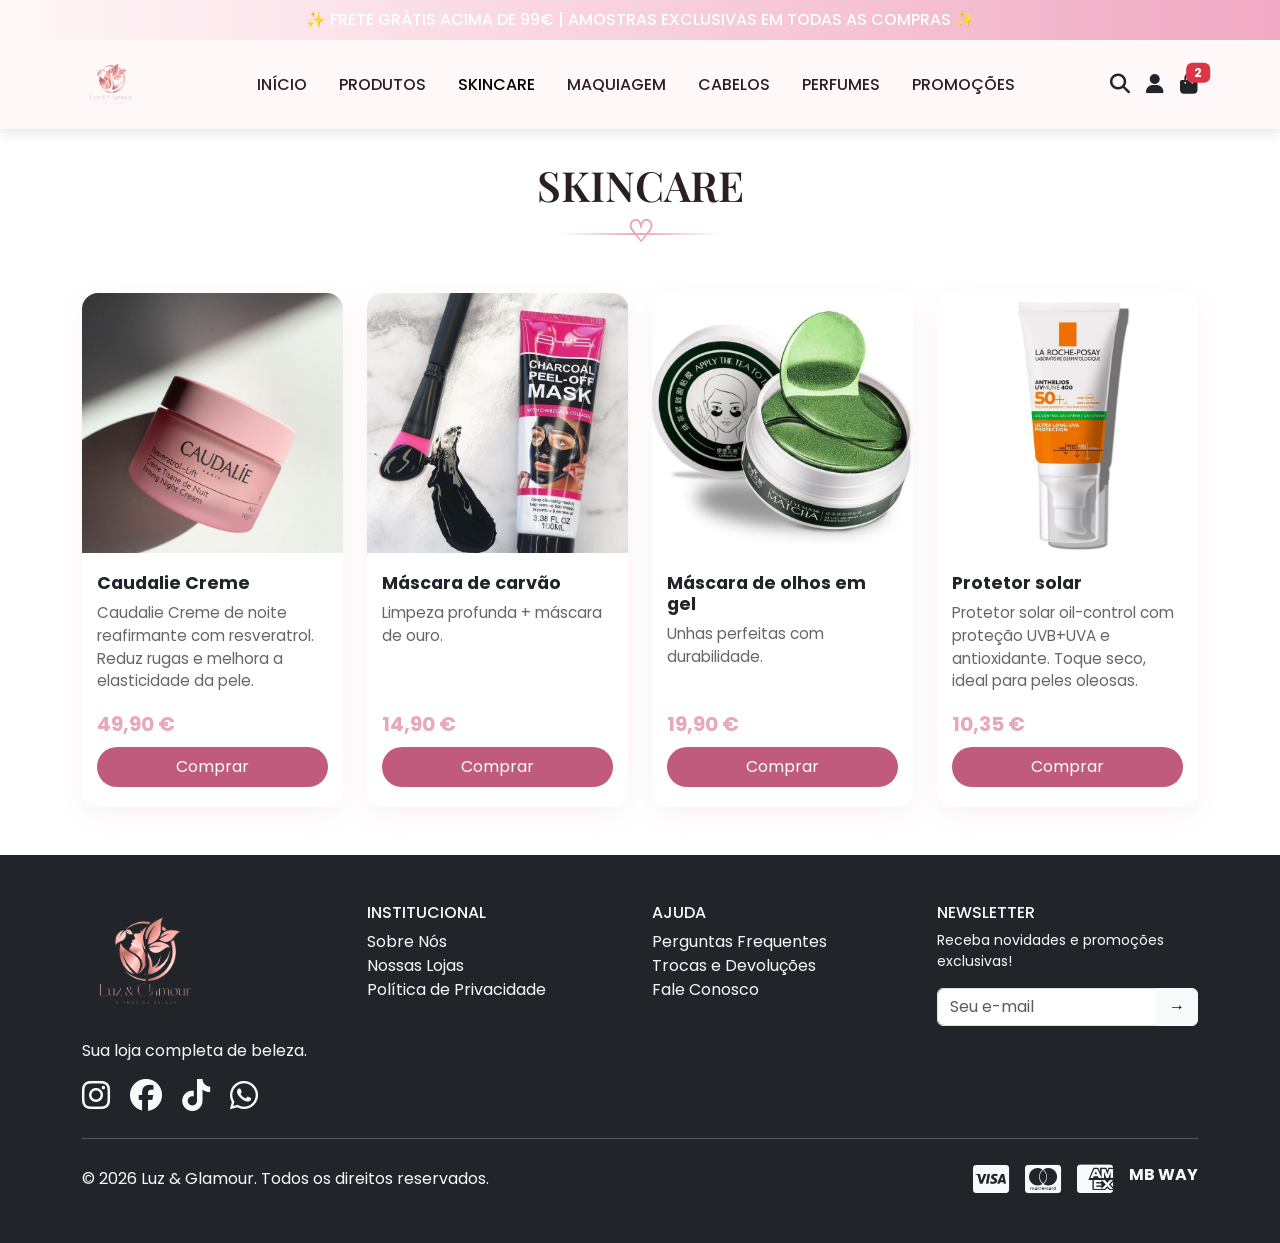
<file: skincare.html>
<!DOCTYPE html>
<html lang="pt">
<head>
    <meta charset="UTF-8">
    <meta name="viewport" content="width=device-width, initial-scale=1.0">
    <title>Luz e Glamour | Salão de Beleza</title>
    
    <!-- Bootstrap 5 -->
    <link href="https://cdn.jsdelivr.net/npm/bootstrap@5.3.3/dist/css/bootstrap.min.css" rel="stylesheet">
    <!-- Font Awesome -->
    <link rel="stylesheet" href="https://cdnjs.cloudflare.com/ajax/libs/font-awesome/6.6.0/css/all.min.css">
    <!-- Google Fonts -->
    <link href="https://fonts.googleapis.com/css2?family=Playfair+Display:wght@400;700&family=Poppins:wght@300;400;500&display=swap" rel="stylesheet">
    <!-- Favincon -->
     <link rel="shortcut icon" href="imagens/logo_.png" type="image">
    
    <link rel="stylesheet" href="estilos/style.css">
</head>
<body>

    <!-- TOP BAR -->
    <div class="top-bar text-center py-2">
        ✨ FRETE GRÁTIS ACIMA DE 99€ | AMOSTRAS EXCLUSIVAS EM TODAS AS COMPRAS ✨
    </div>

    <!-- NAVBAR -->
    <nav class="navbar navbar-expand-lg">
        <div class="container">
            <a class="navbar-brand d-flex align-items-center" href="index.html">
                <img src="imagens/logo.png" alt="Luz & Glamour" class="logo-img me-2">
            </a>

            <button class="navbar-toggler" type="button" data-bs-toggle="collapse" data-bs-target="#navbarNav">
                <span class="navbar-toggler-icon"></span>
            </button>

            <div class="collapse navbar-collapse" id="navbarNav">
                <ul class="navbar-nav mx-auto">
                    <li class="nav-item"><a class="nav-link" href="index.html">INÍCIO</a></li>
                    <li class="nav-item"><a class="nav-link" href="produtos.html">PRODUTOS</a></li>
                    <li class="nav-item"><a class="nav-link active" href="skincare.html">SKINCARE</a></li>
                    <li class="nav-item"><a class="nav-link" href="maquiagem.html">MAQUIAGEM</a></li>
                    <li class="nav-item"><a class="nav-link" href="cabelos.html">CABELOS</a></li>
                    <li class="nav-item"><a class="nav-link" href="perfumes.html">PERFUMES</a></li>
                    <li class="nav-item"><a class="nav-link" href="#">PROMOÇÕES</a></li>
                </ul>

                <div class="d-flex align-items-center gap-3">
                    <a href="#" class="text-dark"><i class="fas fa-search fa-lg"></i></a>
                    <a href="#" class="text-dark"><i class="fas fa-user fa-lg"></i></a>
                    <a href="#" class="text-dark position-relative">
                        <i class="fas fa-shopping-bag fa-lg"></i>
                        <span class="badge bg-danger position-absolute top-0 start-100 translate-middle">2</span>
                    </a>
                </div>
            </div>
        </div>
    </nav>
    <section style="padding-top: 150px; padding-bottom: 3rem;">
        <div class="container">
            <div class="text-center mb-5">
                <h2 class="section-title">SKINCARE</h2>
            </div>
            
            <div class="row g-4" id="servicos-grid">
            </div>
        </div>
    </section>

    <!-- FOOTER -->
    <footer class="bg-dark text-light py-5">
        <div class="container">
            <div class="row">
                <div class="col-md-3">
                    <img src="imagens/logo.png" alt="Luz & Glamour" class="logo-footer mb-3">
                    <p>Sua loja completa de beleza.</p>
                    <div class="mt-3">
                        <a href="#" class="text-light me-3"><i class="fab fa-instagram fa-2x"></i></a>
                        <a href="#" class="text-light me-3"><i class="fab fa-facebook fa-2x"></i></a>
                        <a href="#" class="text-light me-3"><i class="fab fa-tiktok fa-2x"></i></a>
                        <a href="#" class="text-light"><i class="fab fa-whatsapp fa-2x"></i></a>
                    </div>
                </div>
                <div class="col-md-3">
                    <h6>INSTITUCIONAL</h6>
                    <ul class="list-unstyled">
                        <li><a href="#" class="text-light">Sobre Nós</a></li>
                        <li><a href="#" class="text-light">Nossas Lojas</a></li>
                        <li><a href="#" class="text-light">Política de Privacidade</a></li>
                    </ul>
                </div>
                <div class="col-md-3">
                    <h6>AJUDA</h6>
                    <ul class="list-unstyled">
                        <li><a href="#" class="text-light">Perguntas Frequentes</a></li>
                        <li><a href="#" class="text-light">Trocas e Devoluções</a></li>
                        <li><a href="contactos.html" class="text-light">Fale Conosco</a></li>
                    </ul>
                </div>
                <div class="col-md-3">
                    <h6>NEWSLETTER</h6>
                    <p class="small">Receba novidades e promoções exclusivas!</p>
                    <div class="input-group">
                        <input type="email" class="form-control" placeholder="Seu e-mail">
                        <button class="btn btn-light">→</button>
                    </div>
                </div>
            </div>

            <hr class="my-4">
            <div class="d-flex flex-wrap justify-content-between align-items-center">
                <p class="mb-0">&copy; 2026 Luz & Glamour. Todos os direitos reservados.</p>
                <div class="d-flex gap-3">
                    <i class="fab fa-cc-visa fa-2x"></i>
                    <i class="fab fa-cc-mastercard fa-2x"></i>
                    <i class="fab fa-cc-amex fa-2x"></i>
                    <span class="fw-bold">MB WAY</span>
                </div>
            </div>
        </div>
    </footer>

    <script src="https://cdn.jsdelivr.net/npm/bootstrap@5.3.3/dist/js/bootstrap.bundle.min.js"></script>
    <script>
        const servicos = [
        {id:1, nome:"Caudalie Creme", preco:"49,90 €", img:"imagens/skincare/claudaile.jpeg", desc:"Caudalie Creme de noite reafirmante com resveratrol. Reduz rugas e melhora a elasticidade da pele."},
        {id:2, nome:"Máscara de carvão", preco:"14,90 €", img:"imagens/skincare/mascara_carvao.jpeg", desc:"Limpeza profunda + máscara de ouro."},
        {id:3, nome:"Máscara de olhos em gel", preco:" 19,90 €", img:"imagens/skincare/mascara_de_olhos.jpeg", desc:"Unhas perfeitas com durabilidade."},
        {id:4, nome:"Protetor solar", preco:"10,35 €", img:"imagens/skincare/protetor_solar.jpeg", desc:"Protetor solar oil-control com proteção UVB+UVA e antioxidante. Toque seco, ideal para peles oleosas."},
    ];

    const grid = document.getElementById('servicos-grid');

    servicos.forEach(s => {
        grid.innerHTML += `
            <div class="col-md-6 col-lg-3"> <div class="card product-card">
                    <img src="${s.img}" class="card-img-top" alt="${s.nome}">
                    <div class="card-body d-flex flex-column justify-content-between">
                        <div>
                            <h5 class="card-title fw-bold">${s.nome}</h5>
                            <p class="card-text">${s.desc}</p>
                        </div>
                        <div class="mt-3">
                            <span class="d-block mb-2 fw-bold text-pink fs-5">${s.preco}</span>
                            <a href="detalhes.html?id=${s.id}" class="btn btn-primary w-100 py-2 rounded-pill small">Comprar</a>
                        </div>
                    </div>
                </div>
            </div>`;
    });
    </script>
</body>
</html>
</file>
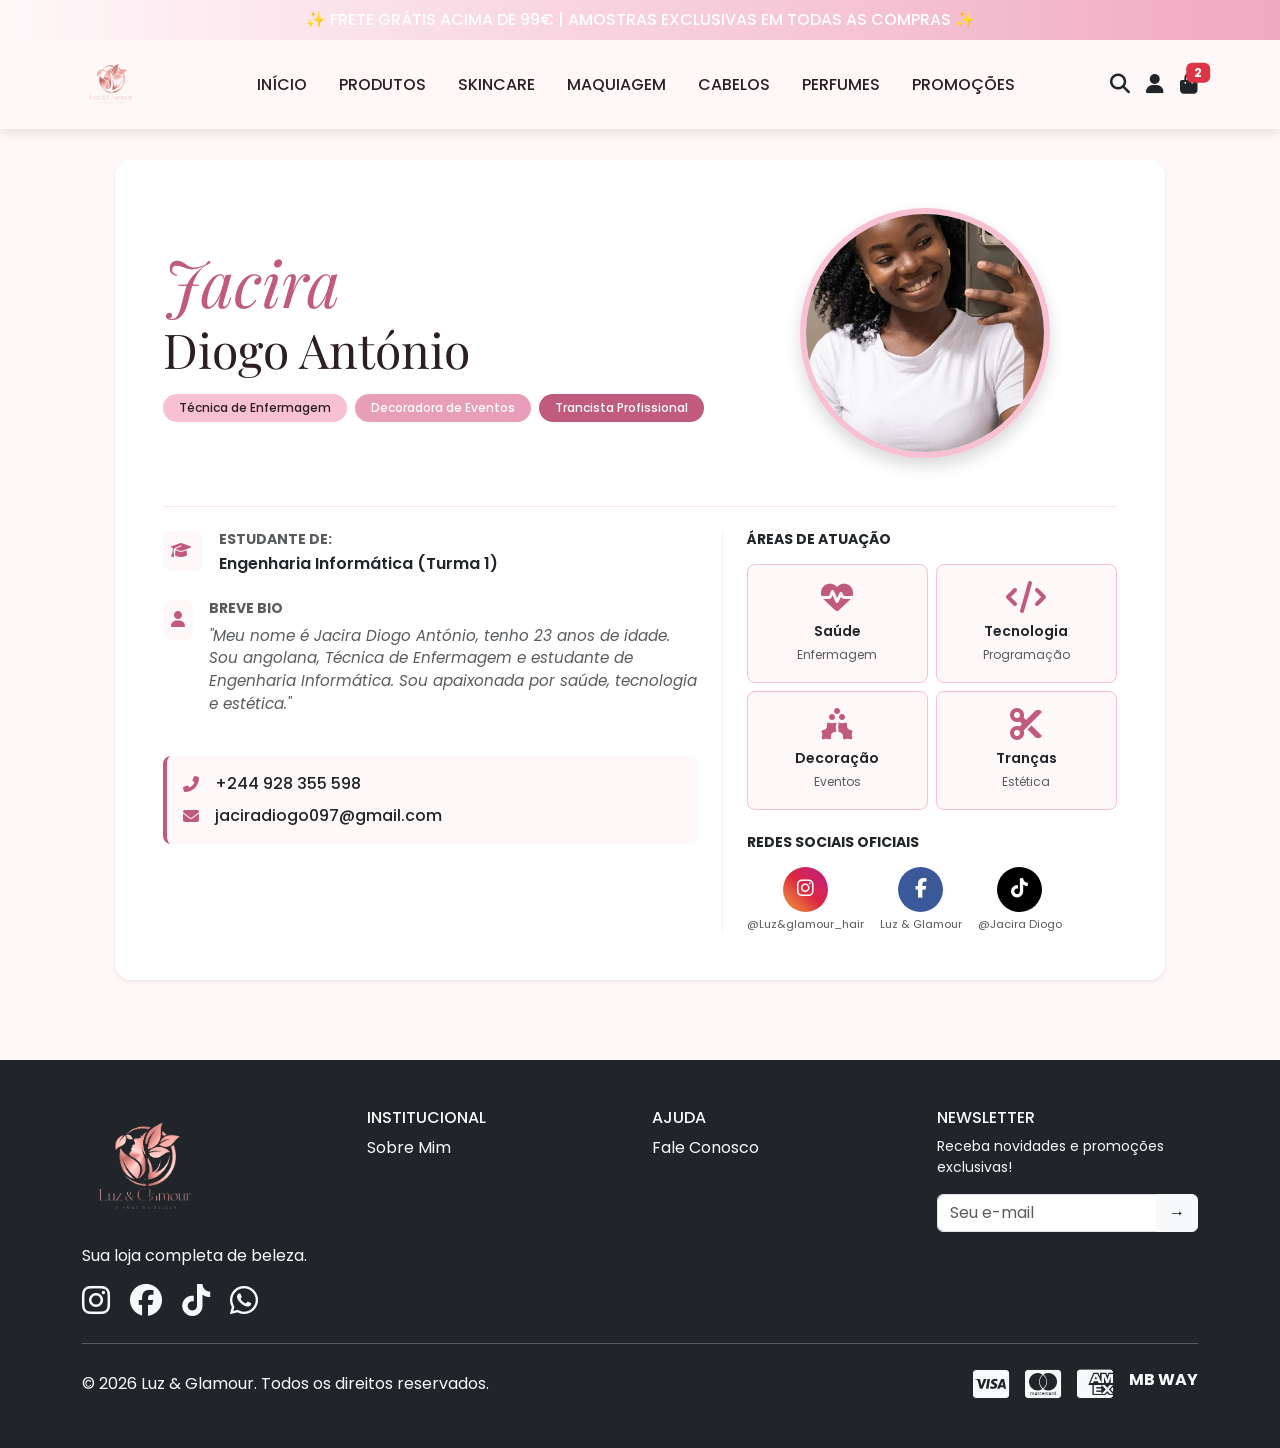
<file: sobre_mim.html>
<!DOCTYPE html>
<html lang="pt">
<head>
    <meta charset="UTF-8">
    <meta name="viewport" content="width=device-width, initial-scale=1.0">
    <title>Sobre a Autora | Luz & Glamour</title>
    
    <link href="https://cdn.jsdelivr.net/npm/bootstrap@5.3.3/dist/css/bootstrap.min.css" rel="stylesheet">
    <link rel="stylesheet" href="https://cdnjs.cloudflare.com/ajax/libs/font-awesome/6.6.0/css/all.min.css">
    <link href="https://fonts.googleapis.com/css2?family=Playfair+Display:wght@400;700&family=Poppins:wght@300;400;500;600&display=swap" rel="stylesheet">
    <link rel="shortcut icon" href="imagens/logo.png" type="image/x-icon">
    
    <link rel="stylesheet" href="estilos/style.css">
</head>
<body>

    <div class="top-bar text-center py-2">
        ✨ FRETE GRÁTIS ACIMA DE 99€ | AMOSTRAS EXCLUSIVAS EM TODAS AS COMPRAS ✨
    </div>

    <nav class="navbar navbar-expand-lg">
        <div class="container">
            <a class="navbar-brand d-flex align-items-center" href="index.html">
                <img src="imagens/logo.png" alt="Luz & Glamour" class="logo-img me-2">
            </a>

            <button class="navbar-toggler" type="button" data-bs-toggle="collapse" data-bs-target="#navbarNav">
                <span class="navbar-toggler-icon"></span>
            </button>

            <div class="collapse navbar-collapse" id="navbarNav">
                <ul class="navbar-nav mx-auto">
                    <li class="nav-item"><a class="nav-link" href="index.html">INÍCIO</a></li>
                    <li class="nav-item"><a class="nav-link" href="produtos.html">PRODUTOS</a></li>
                    <li class="nav-item"><a class="nav-link" href="skincare.html">SKINCARE</a></li>
                    <li class="nav-item"><a class="nav-link" href="#">MAQUIAGEM</a></li>
                    <li class="nav-item"><a class="nav-link" href="#">CABELOS</a></li>
                    <li class="nav-item"><a class="nav-link" href="perfumes.html">PERFUMES</a></li>
                    <li class="nav-item"><a class="nav-link" href="#">PROMOÇÕES</a></li>
                </ul>

                <div class="d-flex align-items-center gap-3">
                    <a href="#" class="text-dark"><i class="fas fa-search fa-lg"></i></a>
                    <a href="#" class="text-dark"><i class="fas fa-user fa-lg"></i></a>
                    <a href="#" class="text-dark position-relative">
                        <i class="fas fa-shopping-bag fa-lg"></i>
                        <span class="badge bg-danger position-absolute top-0 start-100 translate-middle">2</span>
                    </a>
                </div>
            </div>
        </div>
    </nav>

    <section style="padding-top: 160px; padding-bottom: 80px; background-color: var(--light);">
        <div class="container bg-white p-4 p-md-5 rounded-4 shadow-sm" style="max-width: 1050px;">
            
            <div class="row align-items-center mb-5 g-4">
                <div class="col-md-7 text-center text-md-start">
                    <h1 class="display-3 mb-0" style="font-family: 'Playfair Display', serif; color: var(--deep-pink); font-style: italic;">Jacira</h1>
                    <h2 class="display-5 mt-n2 fw-normal" style="font-family: 'Playfair Display', serif; color: var(--dark);">Diogo António</h2>
                    
                    <div class="mt-3 d-flex flex-wrap gap-2 justify-content-center justify-content-md-start">
                        <span class="badge py-2 px-3 rounded-pill" style="background-color: var(--pink); color: var(--dark); font-weight: 500;">Técnica de Enfermagem</span>
                        <span class="badge py-2 px-3 rounded-pill" style="background-color: var(--rose); color: white; font-weight: 500;">Decoradora de Eventos</span>
                        <span class="badge py-2 px-3 rounded-pill" style="background-color: var(--deep-pink); color: white; font-weight: 500;">Trancista Profissional</span>
                    </div>
                </div>
                
                <div class="col-md-5 text-center">
                    <div class="position-relative d-inline-block">
                        <img src="imagens/jacira.jpeg" alt="Jacira Diogo António" class="img-fluid rounded-circle shadow" style="width: 250px; height: 250px; object-fit: cover; border: 6px solid var(--pink);">
                    </div>
                </div>
            </div>

            <hr class="my-4" style="border-color: var(--pink); opacity: 0.4;">

            <div class="row g-4">
                
                <div class="col-md-7 pe-md-4">
                    <div class="d-flex align-items-start mb-4">
                        <div class="p-2 rounded-3 me-3" style="background-color: var(--light); color: var(--deep-pink); width: 40px; text-center;">
                            <i class="fas fa-graduation-cap"></i>
                        </div>
                        <div>
                            <h6 class="mb-1 fw-bold text-muted small text-uppercase">Estudante de:</h6>
                            <p class="mb-0 fw-semibold text-dark">Engenharia Informática (Turma 1)</p>
                        </div>
                    </div>

                    <div class="d-flex align-items-start mb-4">
                        <div class="p-2 rounded-3 me-3" style="background-color: var(--light); color: var(--deep-pink); width: 40px; text-center;">
                            <i class="fas fa-user"></i>
                        </div>
                        <div>
                            <h6 class="mb-2 fw-bold text-muted small text-uppercase">Breve Bio</h6>
                            <p class="text-muted lh-base" style="font-size: 0.95rem; font-style: italic;">
                                "Meu nome é Jacira Diogo António, tenho 23 anos de idade. Sou angolana, Técnica de Enfermagem e estudante de Engenharia Informática. Sou apaixonada por saúde, tecnologia e estética."
                            </p>
                        </div>
                    </div>

                    <div class="p-3 rounded-3 mt-4" style="background-color: var(--light); border-left: 4px solid var(--deep-pink);">
                        <div class="d-flex align-items-center mb-2">
                            <i class="fas fa-phone-alt me-3" style="color: var(--deep-pink);"></i>
                            <span class="text-dark fw-medium">+244 928 355 598</span>
                        </div>
                        <div class="d-flex align-items-center">
                            <i class="fas fa-envelope me-3" style="color: var(--deep-pink);"></i>
                            <span class="text-dark fw-medium">jaciradiogo097@gmail.com</span>
                        </div>
                    </div>
                </div>

                <div class="col-md-5 border-start-md ps-md-4">
                    <h6 class="fw-bold mb-3 text-dark text-uppercase small tracking-wider">Áreas de Atuação</h6>
                    
                    <div class="row g-2 text-center mb-4">
                        <div class="col-6">
                            <div class="skill-card p-3 rounded-3">
                                <i class="fas fa-heartbeat fa-2x mb-2 d-block" style="color: var(--deep-pink);"></i>
                                <span class="fw-semibold text-dark small d-block">Saúde</span>
                                <span class="text-muted" style="font-size: 0.75rem;">Enfermagem</span>
                            </div>
                        </div>
                        <div class="col-6">
                            <div class="skill-card p-3 rounded-3">
                                <i class="fas fa-code fa-2x mb-2 d-block" style="color: var(--deep-pink);"></i>
                                <span class="fw-semibold text-dark small d-block">Tecnologia</span>
                                <span class="text-muted" style="font-size: 0.75rem;">Programação</span>
                            </div>
                        </div>
                        <div class="col-6">
                            <div class="skill-card p-3 rounded-3">
                                <i class="fas fa-holly-berry fa-2x mb-2 d-block" style="color: var(--deep-pink);"></i>
                                <span class="fw-semibold text-dark small d-block">Decoração</span>
                                <span class="text-muted" style="font-size: 0.75rem;">Eventos</span>
                            </div>
                        </div>
                        <div class="col-6">
                            <div class="skill-card p-3 rounded-3">
                                <i class="fas fa-cut fa-2x mb-2 d-block" style="color: var(--deep-pink);"></i>
                                <span class="fw-semibold text-dark small d-block">Tranças</span>
                                <span class="text-muted" style="font-size: 0.75rem;">Estética</span>
                            </div>
                        </div>
                    </div>

                    <h6 class="fw-bold mb-3 text-dark text-uppercase small tracking-wider text-center text-md-start">Redes Sociais Oficiais</h6>
                    <div class="d-flex justify-content-around justify-content-md-start gap-3 text-center">
                        <a href="https://instagram.com/Luz&glamour_hair" target="_blank" class="text-decoration-none target-social">
                            <div class="social-circle instagram"><i class="fab fa-instagram"></i></div>
                            <span class="d-block text-muted mt-1" style="font-size: 0.7rem;">@Luz&glamour_hair</span>
                        </a>
                        <a href="#" class="text-decoration-none target-social">
                            <div class="social-circle facebook"><i class="fab fa-facebook-f"></i></div>
                            <span class="d-block text-muted mt-1" style="font-size: 0.7rem;">Luz & Glamour</span>
                        </a>
                        <a href="#" class="text-decoration-none target-social">
                            <div class="social-circle tiktok"><i class="fab fa-tiktok"></i></div>
                            <span class="d-block text-muted mt-1" style="font-size: 0.7rem;">@Jacira Diogo</span>
                        </a>
                    </div>
                </div>

            </div>
        </div>
    </section>

    <!-- FOOTER -->
    <footer class="bg-dark text-light py-5">
        <div class="container">
            <div class="row">
                <div class="col-md-3">
                    <img src="imagens/logo.png" alt="Luz & Glamour" class="logo-footer mb-3">
                    <p>Sua loja completa de beleza.</p>
                    <div class="mt-3">
                        <a href="#" class="text-light me-3"><i class="fab fa-instagram fa-2x"></i></a>
                        <a href="#" class="text-light me-3"><i class="fab fa-facebook fa-2x"></i></a>
                        <a href="#" class="text-light me-3"><i class="fab fa-tiktok fa-2x"></i></a>
                        <a href="#" class="text-light"><i class="fab fa-whatsapp fa-2x"></i></a>
                    </div>
                </div>
                <div class="col-md-3">
                    <h6>INSTITUCIONAL</h6>
                    <ul class="list-unstyled">
                        <li><a href="sobre_mim.html" class="text-light">Sobre Mim</a></li>
                    </ul>
                </div>
                <div class="col-md-3">
                    <h6>AJUDA</h6>
                    <ul class="list-unstyled">
                        <li><a href="contactos.html" class="text-light">Fale Conosco</a></li>
                    </ul>
                </div>
                <div class="col-md-3">
                    <h6>NEWSLETTER</h6>
                    <p class="small">Receba novidades e promoções exclusivas!</p>
                    <div class="input-group">
                        <input type="email" class="form-control" placeholder="Seu e-mail">
                        <button class="btn btn-light">→</button>
                    </div>
                </div>
            </div>

            <hr class="my-4">
            <div class="d-flex flex-wrap justify-content-between align-items-center">
                <p class="mb-0">&copy; 2026 Luz & Glamour. Todos os direitos reservados.</p>
                <div class="d-flex gap-3">
                    <i class="fab fa-cc-visa fa-2x"></i>
                    <i class="fab fa-cc-mastercard fa-2x"></i>
                    <i class="fab fa-cc-amex fa-2x"></i>
                    <span class="fw-bold">MB WAY</span>
                </div>
            </div>
        </div>
    </footer>

    <script src="https://cdn.jsdelivr.net/npm/bootstrap@5.3.3/dist/js/bootstrap.bundle.min.js"></script>
</body>
</html>
</file>
<file: estilos/style.css>
:root {
    --pink: #F8C1D3;
    --deep-pink: #C15B7E;
    --rose: #E89EB8;
    --dark: #2C1F24;
    --light: #FFF8F9;
}

* { margin: 0; padding: 0; box-sizing: border-box; }

body {
    font-family: 'Poppins', sans-serif;
    color: var(--dark);
}
/* TOP BAR FIXA */
.top-bar {
    background: linear-gradient(to right, var(--light), #f0a9c2);
    color: white;
    font-weight: 500;
    position: fixed;
    top: 0;
    left: 0;
    width: 100%;
    z-index: 1030;
    margin-bottom: 0;
}

/* NAVBAR FIXA */
.navbar {
    background-color: var(--light);
    box-shadow: 0 4px 12px rgba(0,0,0,0.1);
    position: fixed;
    top: 40px;           /* Altura da top bar */
    left: 0;
    width: 100%;
    z-index: 1020;
    padding: 12px 0;
    margin-top: 0;
}

.hero {
    margin-top: 130px;   /* Ajuste conforme necessário */
    padding-top: 20px;
}

/* Logo no Navbar */
.logo-img {
    height: 55px;
    width: auto;
}
.nav-link {
    color: var(--dark);
    font-weight: 500;
    margin: 0 8px;
}

.nav-link active {
    color: var(--deep-pink);
}
.nav-link:hover {
    color: var(--deep-pink);
    text-decoration: underline;
}

/* Hero */
.hero {
    background: linear-gradient(rgba(0,0,0,0.35), rgba(0,0,0,0.45)), 
                url('../imagens/banner.jpeg') 100% / 100% auto no-repeat;
    min-height: 90vh;
    background-position: center top;
    display: flex;
    align-items: center;
    color: white;
}
.hero h1 {
    font-family: 'Playfair Display', serif;
    font-size: 3.8rem;
    font-weight: 700;
}

/* =================== TÍTULO PRODUTOS EM DESTAQUE =================== */
.section-title {
    font-family: 'Playfair Display', serif;
    font-size: 2.6rem;
    font-weight: 600;
    color: #2C1F24;
    text-align: center;
    position: relative;
    display: inline-block;
    margin: 10px auto;
    padding-bottom: 25px;
}

.section-title::after {
    content: '';
    position: absolute;
    bottom: 0;
    left: 50%;
    transform: translateX(-50%);
    width: 160px;
    height: 2px;
    background: linear-gradient(to right, transparent, #E8A8B8, transparent);
}

.section-title::before {
    content: '♡';
    position: absolute;
    bottom: -14px;
    left: 50%;
    transform: translateX(-50%);
    font-size: 1.9rem;
    color: #E8A8B8;
    background: white;
    padding: 0 18px;
}

/* ==================== CARDS - TAMANHO PROFISSIONAL ==================== */
.product-card {
    border: none;
    border-radius: 16px;
    overflow: hidden;
    box-shadow: 0 8px 25px rgba(232, 168, 184, 0.15);
    transition: all 0.4s ease;
    height: 100%;
}

.product-card:hover {
    transform: translateY(-12px);
    box-shadow: 0 20px 40px rgba(232, 168, 184, 0.25);
}

.product-card img {
    height: 260px;           /* Tamanho profissional */
    object-fit: cover;
    transition: transform 0.5s ease;
}

.product-card:hover img {
    transform: scale(1.08);
}

.product-card .card-body {
    padding: 20px 15px;
}

.product-card h5 {
    font-size: 1.1rem;
    margin-bottom: 8px;
}

.product-card p {
    font-size: 0.95rem;
    color: #666;
    min-height: 48px;
}
.product-card:hover {
    transform: translateY(-10px);
    box-shadow: 0 15px 30px rgba(193, 91, 126, 0.2);
}

/* Sale Section */
.sale-section {
    background: linear-gradient(135deg, #F8C1D3, #E89EB8);
    color: white;
}

.btn-primary {
    background-color: var(--deep-pink);
    border: none;
}

.product-card .btn-link {
    color: #E8A8B8;
    font-weight: 700;
    letter-spacing: 0.5px;
    text-decoration: none;
}

.product-card .btn-link:hover {
    color: #D46A8F;
}

.btn-primary:hover {
    background-color: #a14a68;
}

/* SALE SECTION - Com Imagem de Fundo */
.sale-section {
    background: linear-gradient(rgba(0, 0, 0, 0.45), rgba(0, 0, 0, 0.45)),
                url('../imagens/sale-banner.png') center/cover no-repeat;
    min-height: 420px;
    display: flex;
    align-items: center;
    color: white;
    position: relative;
}

.sale-section::before {
    content: '';
    position: absolute;
    top: 0;
    left: 0;
    right: 0;
    bottom: 0;
    background: rgba(193, 91, 126, 0.25); /* tom rosa suave por cima */
    z-index: 1;
}

.sale-section .container {
    position: relative;
    z-index: 2;
}

.sale-section h2 {
    font-size: 2.2rem;
    letter-spacing: 4px;
    font-weight: 600;
}

.sale-section h1 {
    font-size: 4.5rem;
    text-shadow: 0 4px 15px rgba(0,0,0,0.6);
}
/* BENEFÍCIOS - Ícone à esquerda */
.text-pink {
    color: #E8A8B8 !important;
}

.d-flex i {
    transition: transform 0.3s ease;
}

.d-flex:hover i {
    transform: scale(1.15);
}
/* Ajuste de responsividade para bordas divisórias */
@media (min-width: 768px) {
    .border-start-md {
        border-left: 1px solid #f1f3f5 !important;
    }
}

/* Cartões das Áreas de Atuação (Saúde, Tech, etc.) */
.skill-card {
    background-color: #FFF8F9;
    border: 1px solid #F8C1D3;
    transition: all 0.3s ease;
}
.skill-card:hover {
    transform: translateY(-4px);
    background-color: white;
    box-shadow: 0 8px 20px rgba(193, 91, 126, 0.15);
}
.text-mini {
    font-size: 0.75rem;
}

/* Círculos das Redes Sociais semelhantes aos logos da imagem */
.social-circle {
    width: 45px;
    height: 45px;
    border-radius: 50%;
    display: flex;
    align-items: center;
    justify-content: center;
    color: white;
    font-size: 1.2rem;
    margin: 0 auto;
    transition: transform 0.3s ease;
}
.target-social:hover .social-circle {
    transform: scale(1.1);
}
.instagram { background: linear-gradient(45deg, #f09433 0%, #e6683c 25%, #dc2743 50%, #cc2366 75%, #bc1888 100%); }
.facebook { background-color: #3b5998; }
.tiktok { background-color: #000000; }

/* Logo no Footer - Mesmo tamanho do Menu */
.logo-footer {
    height: 120px;   
    width: auto;
    filter: brightness(1.1);
}
footer a {
    text-decoration: none;
}

footer a:hover {
    text-decoration: underline;
    color: var(--deep-pink);
}
/* Ajuste responsivo */
@media (max-width: 768px) {
    .d-flex {
        justify-content: center;
        text-align: center;
    }
    .d-flex i {
        margin-bottom: 15px;
        margin-right: 0 !important;
    }
    .logo-footer {
        height: 48px;
    }
}
</file>
